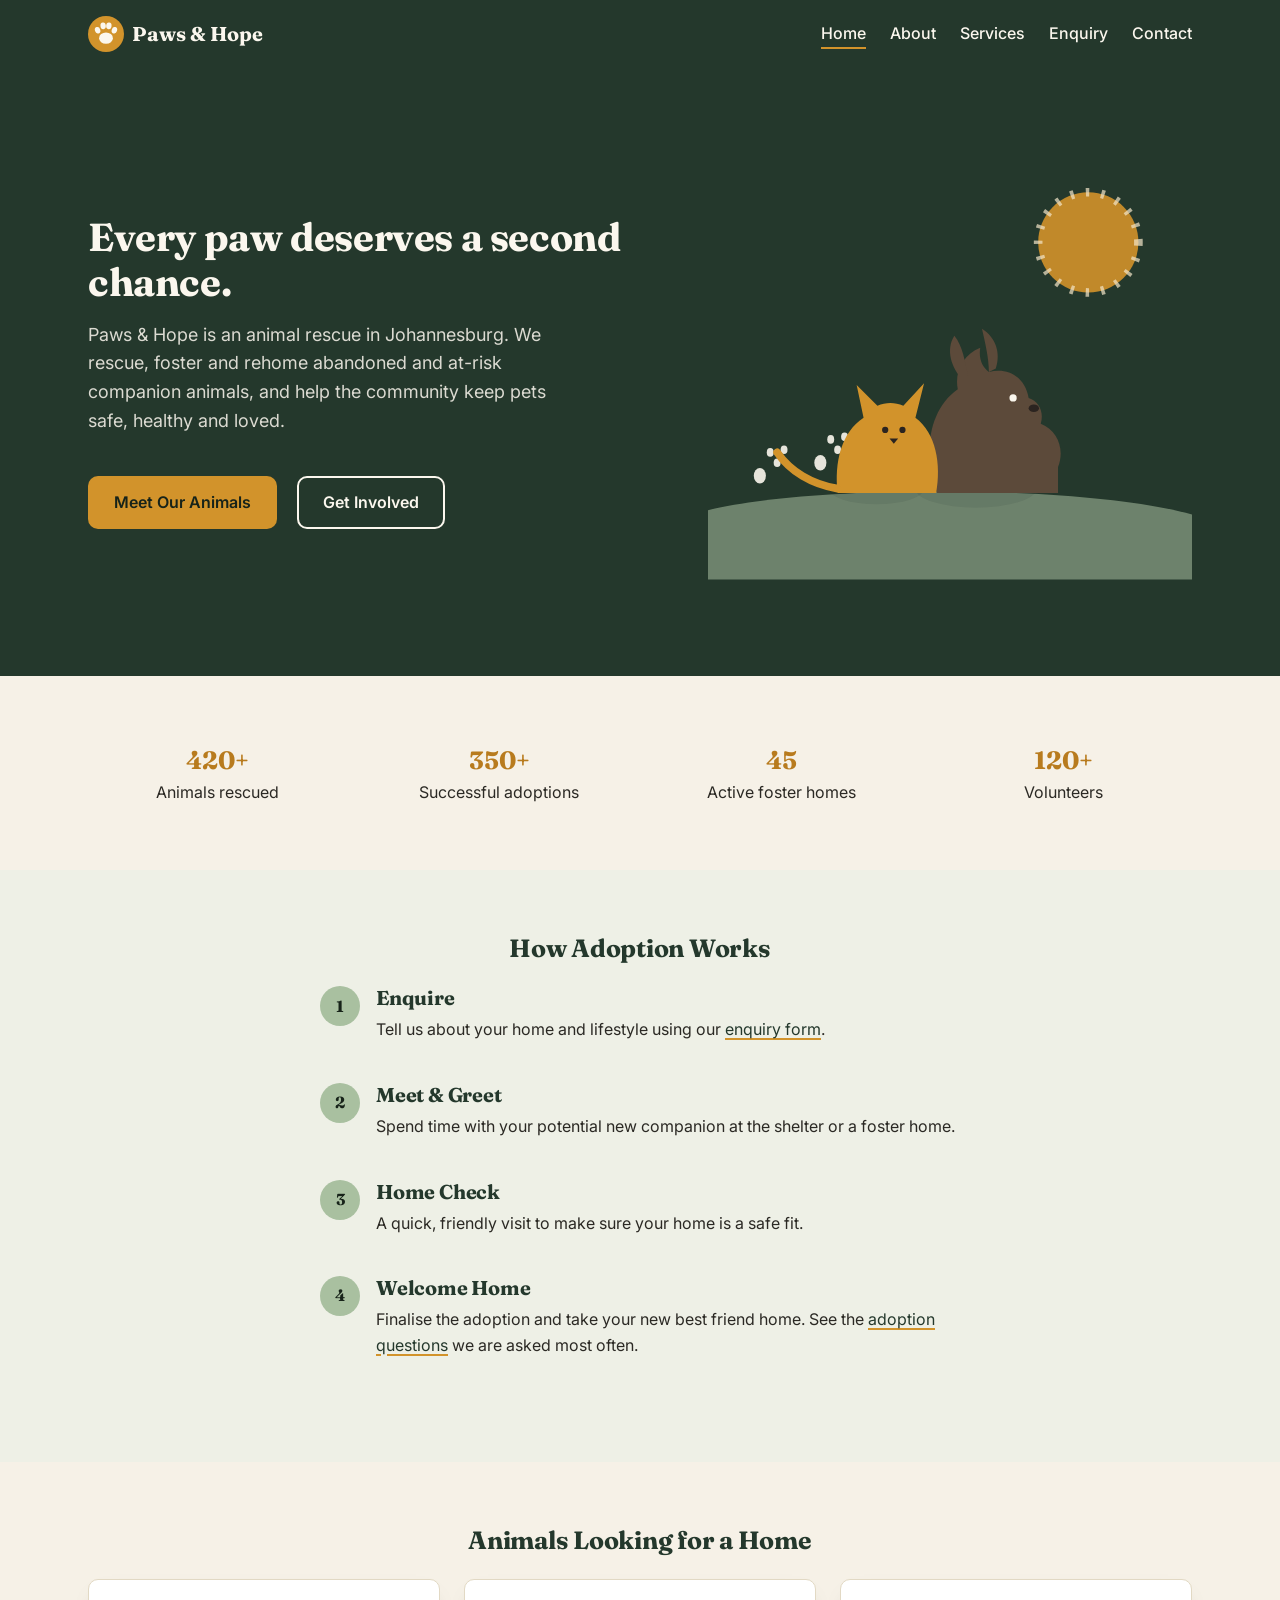
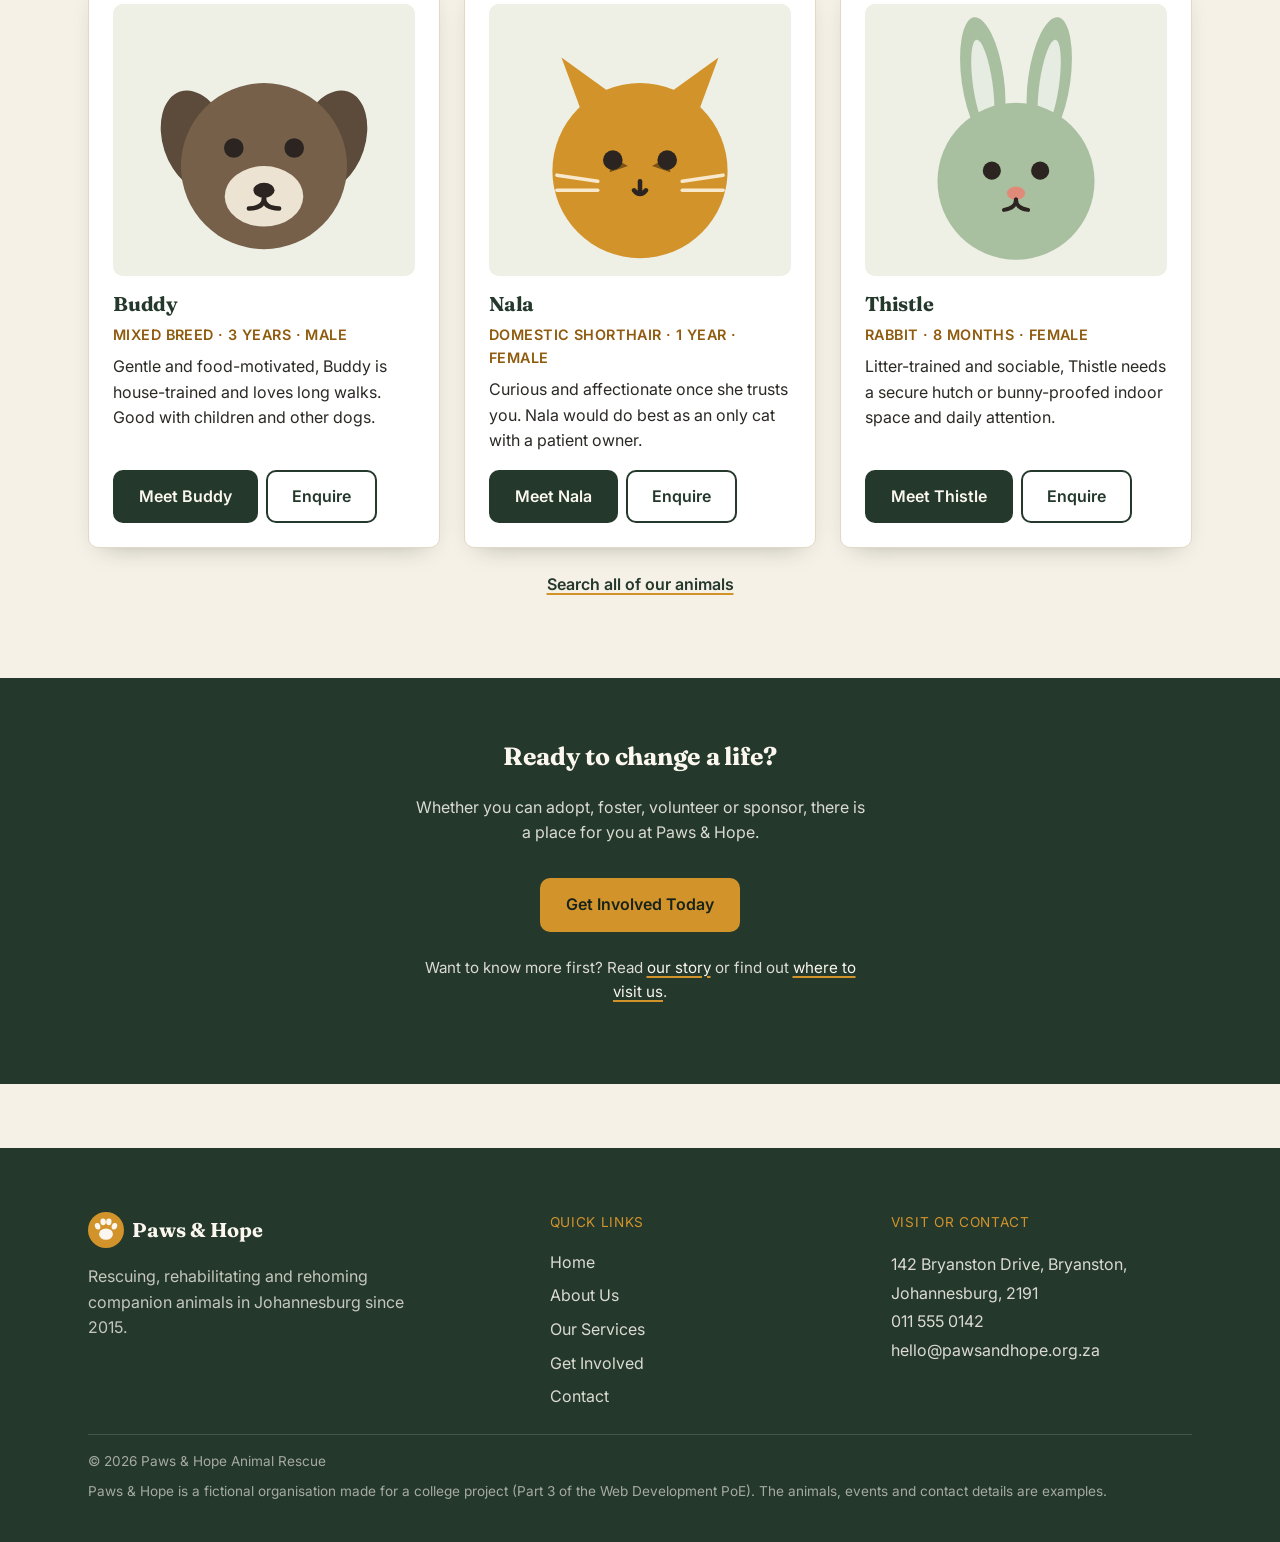
<file: index.html>
<!DOCTYPE html>
<html lang="en-ZA">
<head>
  <meta charset="UTF-8">
  <meta name="viewport" content="width=device-width, initial-scale=1.0">

  <!-- ===== SEO: title, description and keywords (different on every page) ===== -->
  <title>Animal Rescue in Johannesburg | Adopt a Pet | Paws &amp; Hope</title>
  <meta name="description" content="Paws &amp; Hope is an animal rescue in Johannesburg. Adopt a dog, cat or rabbit, foster an animal in need, volunteer or sponsor our sterilisation drives.">
  <meta name="keywords" content="animal rescue in Johannesburg, pet adoption Johannesburg, adopt a dog, adopt a cat, animal shelter Bryanston, foster a pet, volunteer animal shelter, Paws &amp; Hope">
  <meta name="author" content="Lungelo Mabindisa">
  <meta name="robots" content="index, follow">
  <meta name="theme-color" content="#24382c">
  <meta name="referrer" content="strict-origin-when-cross-origin">

  <!-- Open Graph: controls how the page looks when it is shared on social media -->
  <meta property="og:type" content="website">
  <meta property="og:site_name" content="Paws &amp; Hope Animal Rescue">
  <meta property="og:title" content="Animal Rescue in Johannesburg | Adopt a Pet | Paws &amp; Hope">
  <meta property="og:description" content="Paws &amp; Hope is an animal rescue in Johannesburg. Adopt a dog, cat or rabbit, foster an animal in need, volunteer or sponsor our sterilisation drives.">
  <meta property="og:locale" content="en_ZA">

  <!-- Fonts: preconnect makes the font files start loading earlier (faster page) -->
  <link rel="preconnect" href="https://fonts.googleapis.com">
  <link rel="preconnect" href="https://fonts.gstatic.com" crossorigin>
  <link href="https://fonts.googleapis.com/css2?family=Fraunces:wght@600;700&amp;family=Inter:wght@400;600;700&amp;display=swap" rel="stylesheet">

  <link rel="icon" type="image/svg+xml" href="images/favicon.svg">
  <link rel="stylesheet" href="css/style.css">

  <!-- Adds a "js" class to the page when JavaScript is running, so the CSS can show JavaScript-only parts (like the Menu button) -->
  <script>document.documentElement.classList.add("js");</script>
</head>
<body>

  <!-- ===== Header and navigation menu (same on every page) ===== -->
  <header class="site-header">
    <div class="container">
      <a href="index.html" class="logo">
        <img src="images/paws-and-hope-logo.svg" alt="Paws and Hope paw-print logo" width="36" height="36">
        Paws &amp; Hope
      </a>
      <button type="button" class="nav-toggle" aria-expanded="false" aria-controls="primary-nav">Menu</button>
      <nav class="primary-nav" id="primary-nav" aria-label="Primary">
        <ul>
          <li><a href="index.html" aria-current="page">Home</a></li>
          <li><a href="about.html">About</a></li>
          <li><a href="services.html">Services</a></li>
          <li><a href="enquiry.html">Enquiry</a></li>
          <li><a href="contact.html">Contact</a></li>
        </ul>
      </nav>
    </div>
  </header>

  <main id="main">

    <!-- ===== Hero ===== -->
    <section class="hero">
      <div class="container">
        <div class="hero-copy">
          <h1>Every paw deserves a second chance.</h1>
          <p>Paws &amp; Hope is an animal rescue in Johannesburg. We rescue, foster and rehome abandoned and at-risk companion animals, and help the community keep pets safe, healthy and loved.</p>
          <a href="services.html#animals" class="btn btn-primary">Meet Our Animals</a>
          <a href="enquiry.html" class="btn btn-outline">Get Involved</a>
        </div>
        <div class="hero-art-wrap">
          <!-- <picture> shows a tighter crop of the illustration on narrow screens (art direction).
               The first image on the page is not lazy-loaded and is marked high priority, so it appears fast. -->
          <picture>
            <source media="(max-width: 37.5em)" srcset="images/rescue-dog-and-cat-hero-mobile.svg">
            <img src="images/rescue-dog-and-cat-hero.svg" alt="Illustration of a dog and a cat sitting side by side beneath the sun" width="560" height="480" fetchpriority="high">
          </picture>
        </div>
      </div>
    </section>

    <!-- ===== Impact stats (numbers count up when scrolled into view; see js/script.js) ===== -->
    <section class="section">
      <div class="container stats-grid">
        <div><span class="number" data-count="420" data-suffix="+">420+</span>Animals rescued</div>
        <div><span class="number" data-count="350" data-suffix="+">350+</span>Successful adoptions</div>
        <div><span class="number" data-count="45">45</span>Active foster homes</div>
        <div><span class="number" data-count="120" data-suffix="+">120+</span>Volunteers</div>
      </div>
    </section>

    <!-- ===== How adoption works ===== -->
    <section class="section section-alt">
      <div class="container">
        <h2 class="text-center">How Adoption Works</h2>
        <ol class="steps">
          <li><div><h3>Enquire</h3><p>Tell us about your home and lifestyle using our <a href="enquiry.html">enquiry form</a>.</p></div></li>
          <li><div><h3>Meet &amp; Greet</h3><p>Spend time with your potential new companion at the shelter or a foster home.</p></div></li>
          <li><div><h3>Home Check</h3><p>A quick, friendly visit to make sure your home is a safe fit.</p></div></li>
          <li><div><h3>Welcome Home</h3><p>Finalise the adoption and take your new best friend home. See the <a href="services.html#faq">adoption questions</a> we are asked most often.</p></div></li>
        </ol>
      </div>
    </section>

    <!-- ===== Animals looking for a home (3 featured; the full searchable list is on the Services page) ===== -->
    <section class="section">
      <div class="container">
        <h2 class="text-center">Animals Looking for a Home</h2>
        <div class="card-grid">
          <article class="card animal-card">
            <img src="images/buddy-brown-mixed-breed-dog.svg" alt="Illustration of Buddy, a scruffy brown mixed-breed dog" width="400" height="400" loading="lazy">
            <h3>Buddy</h3>
            <p class="meta">Mixed breed &middot; 3 years &middot; Male</p>
            <p>Gentle and food-motivated, Buddy is house-trained and loves long walks. Good with children and other dogs.</p>
            <div class="card-actions">
              <a href="services.html#animals" class="btn btn-dark" data-animal="buddy">Meet Buddy</a>
              <a href="enquiry.html?type=adopt&amp;animal=buddy" class="btn btn-outline-dark">Enquire</a>
            </div>
          </article>
          <article class="card animal-card">
            <img src="images/nala-ginger-shorthair-cat.svg" alt="Illustration of Nala, a ginger shorthair cat with white whiskers" width="400" height="400" loading="lazy">
            <h3>Nala</h3>
            <p class="meta">Domestic shorthair &middot; 1 year &middot; Female</p>
            <p>Curious and affectionate once she trusts you. Nala would do best as an only cat with a patient owner.</p>
            <div class="card-actions">
              <a href="services.html#animals" class="btn btn-dark" data-animal="nala">Meet Nala</a>
              <a href="enquiry.html?type=adopt&amp;animal=nala" class="btn btn-outline-dark">Enquire</a>
            </div>
          </article>
          <article class="card animal-card">
            <img src="images/thistle-grey-rabbit.svg" alt="Illustration of Thistle, a grey rabbit with tall ears" width="400" height="400" loading="lazy">
            <h3>Thistle</h3>
            <p class="meta">Rabbit &middot; 8 months &middot; Female</p>
            <p>Litter-trained and sociable, Thistle needs a secure hutch or bunny-proofed indoor space and daily attention.</p>
            <div class="card-actions">
              <a href="services.html#animals" class="btn btn-dark" data-animal="thistle">Meet Thistle</a>
              <a href="enquiry.html?type=adopt&amp;animal=thistle" class="btn btn-outline-dark">Enquire</a>
            </div>
          </article>
        </div>
        <p class="text-center more-link"><a href="services.html#animals">Search all of our animals</a></p>
      </div>
    </section>

    <!-- ===== Call to action banner ===== -->
    <section class="section cta-banner">
      <div class="container">
        <h2>Ready to change a life?</h2>
        <p>Whether you can adopt, foster, volunteer or sponsor, there is a place for you at Paws &amp; Hope.</p>
        <a href="enquiry.html" class="btn btn-primary">Get Involved Today</a>
        <p class="cta-links">Want to know more first? Read <a href="about.html">our story</a> or find out <a href="contact.html">where to visit us</a>.</p>
      </div>
    </section>

  </main>

  <!-- ===== Footer (same on every page) ===== -->
  <footer class="site-footer">
    <div class="container">
      <div class="footer-grid">
        <div class="footer-about">
          <div class="logo">
            <img src="images/paws-and-hope-logo.svg" alt="" width="36" height="36">
            Paws &amp; Hope
          </div>
          <p class="footer-blurb">Rescuing, rehabilitating and rehoming companion animals in Johannesburg since 2015.</p>
        </div>
        <nav class="footer-links" aria-label="Footer">
          <p class="footer-heading">Quick Links</p>
          <ul>
            <li><a href="index.html">Home</a></li>
            <li><a href="about.html">About Us</a></li>
            <li><a href="services.html">Our Services</a></li>
            <li><a href="enquiry.html">Get Involved</a></li>
            <li><a href="contact.html">Contact</a></li>
          </ul>
        </nav>
        <div class="footer-contact">
          <p class="footer-heading">Visit or Contact</p>
          <address>
            142 Bryanston Drive, Bryanston, Johannesburg, 2191<br>
            <a href="tel:+27115550142">011&nbsp;555&nbsp;0142</a><br>
            <a href="mailto:hello@pawsandhope.org.za">hello@pawsandhope.org.za</a>
          </address>
        </div>
      </div>
      <p class="footer-bottom">
        <span>&copy; 2026 Paws &amp; Hope Animal Rescue</span>
        <span>Paws &amp; Hope is a fictional organisation made for a college project (Part 3 of the Web Development PoE). The animals, events and contact details are examples.</span>
      </p>
    </div>
  </footer>

  <script src="js/data.js"></script>
  <script src="js/script.js"></script>
</body>
</html>
</file>
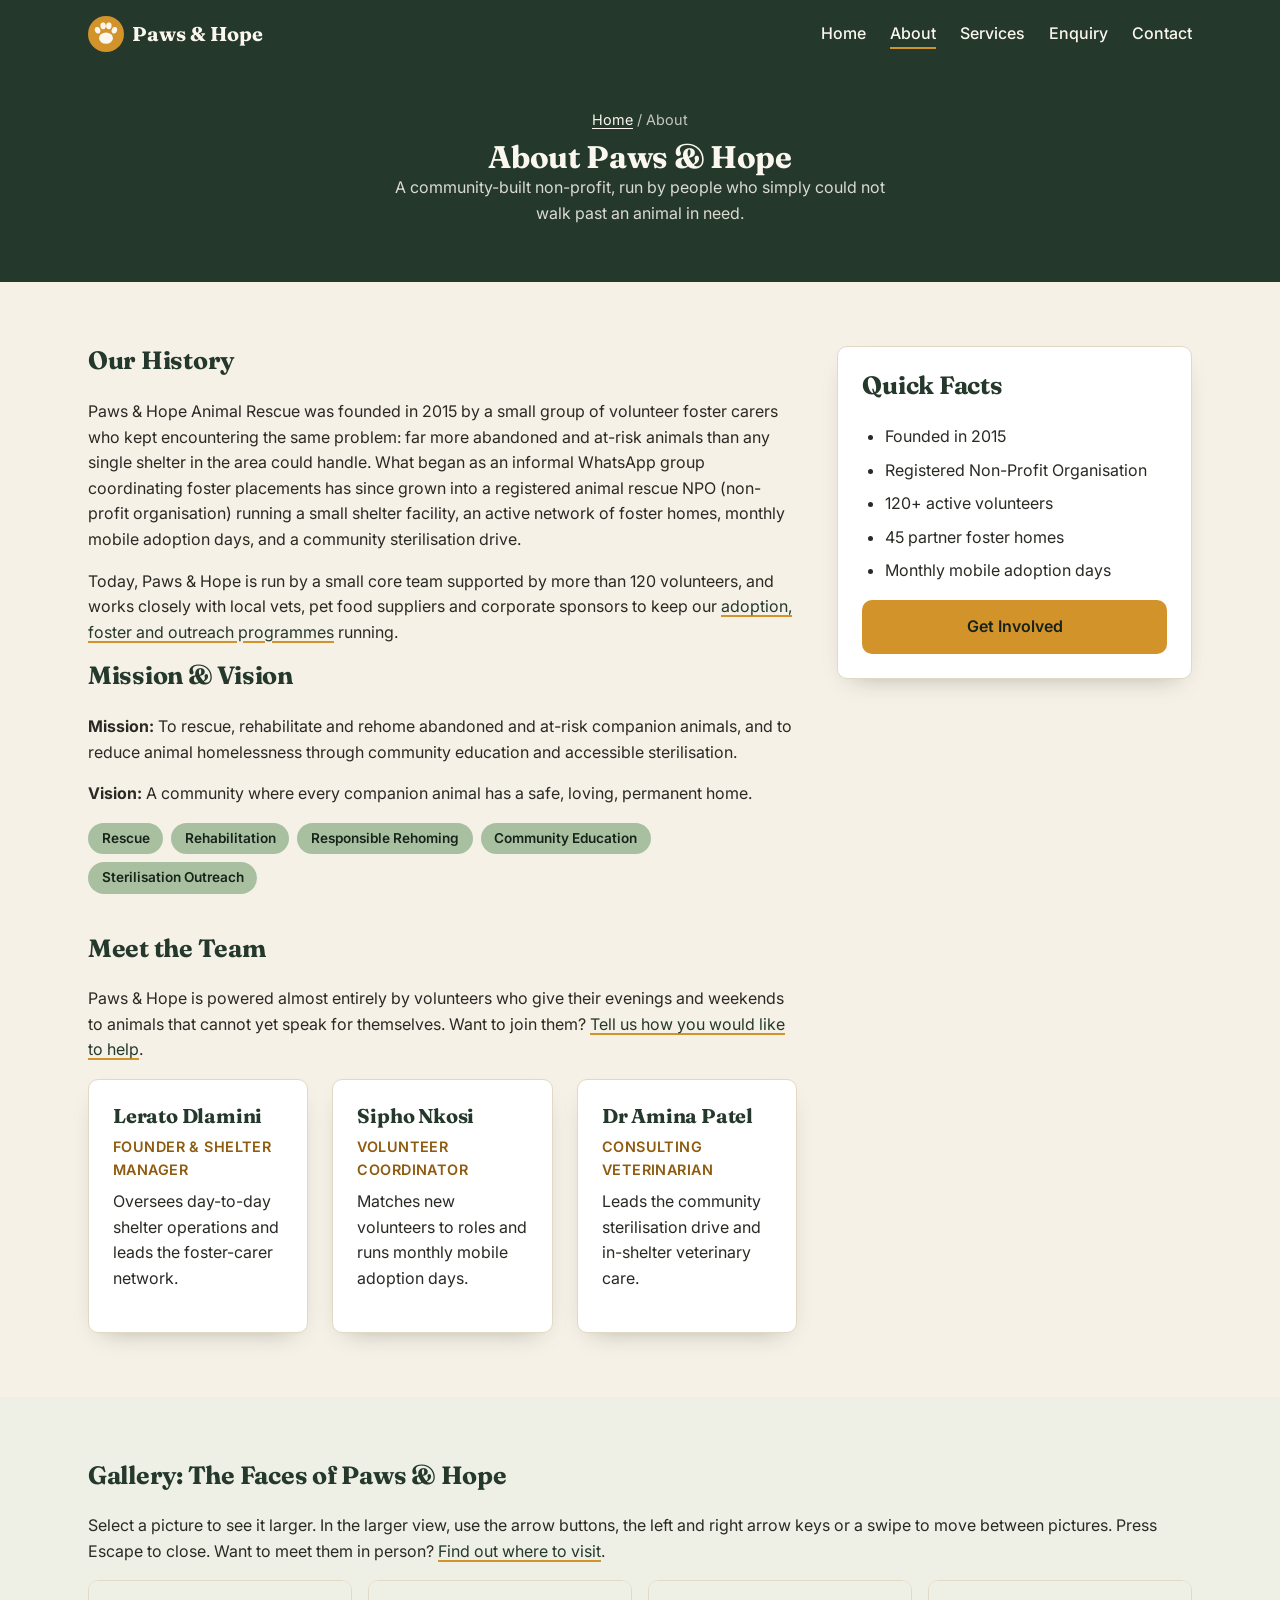
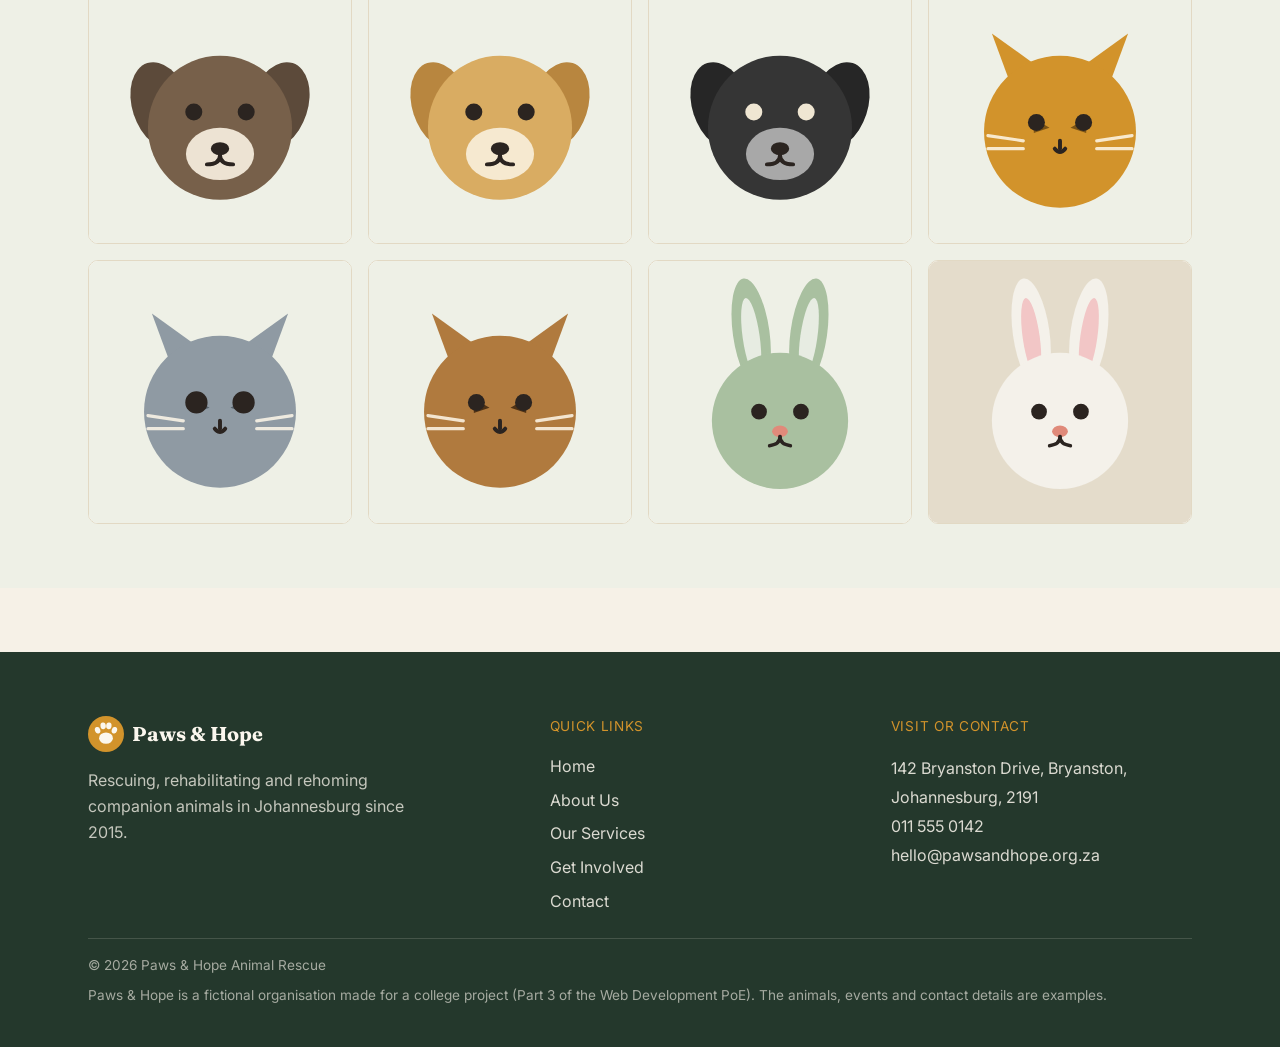
<file: about.html>
<!DOCTYPE html>
<html lang="en-ZA">
<head>
  <meta charset="UTF-8">
  <meta name="viewport" content="width=device-width, initial-scale=1.0">

  <!-- ===== SEO: title, description and keywords (different on every page) ===== -->
  <title>About Us | Johannesburg Animal Rescue NPO | Paws &amp; Hope</title>
  <meta name="description" content="Meet the volunteers behind Paws &amp; Hope, a registered Johannesburg animal rescue NPO founded in 2015. Read our story and mission, and see the animals we help.">
  <meta name="keywords" content="about Paws &amp; Hope, animal rescue NPO Johannesburg, animal shelter history, rescue volunteers, animal rescue mission">
  <meta name="author" content="Lungelo Mabindisa">
  <meta name="robots" content="index, follow">
  <meta name="theme-color" content="#24382c">
  <meta name="referrer" content="strict-origin-when-cross-origin">

  <!-- Open Graph: controls how the page looks when it is shared on social media -->
  <meta property="og:type" content="website">
  <meta property="og:site_name" content="Paws &amp; Hope Animal Rescue">
  <meta property="og:title" content="About Us | Johannesburg Animal Rescue NPO | Paws &amp; Hope">
  <meta property="og:description" content="Meet the volunteers behind Paws &amp; Hope, a registered Johannesburg animal rescue NPO founded in 2015. Read our story and mission, and see the animals we help.">
  <meta property="og:locale" content="en_ZA">

  <!-- Fonts: preconnect makes the font files start loading earlier (faster page) -->
  <link rel="preconnect" href="https://fonts.googleapis.com">
  <link rel="preconnect" href="https://fonts.gstatic.com" crossorigin>
  <link href="https://fonts.googleapis.com/css2?family=Fraunces:wght@600;700&amp;family=Inter:wght@400;600;700&amp;display=swap" rel="stylesheet">

  <link rel="icon" type="image/svg+xml" href="images/favicon.svg">
  <link rel="stylesheet" href="css/style.css">

  <!-- Adds a "js" class to the page when JavaScript is running, so the CSS can show JavaScript-only parts (like the Menu button) -->
  <script>document.documentElement.classList.add("js");</script>
</head>
<body>

  <!-- ===== Header and navigation menu (same on every page) ===== -->
  <header class="site-header">
    <div class="container">
      <a href="index.html" class="logo">
        <img src="images/paws-and-hope-logo.svg" alt="Paws and Hope paw-print logo" width="36" height="36">
        Paws &amp; Hope
      </a>
      <button type="button" class="nav-toggle" aria-expanded="false" aria-controls="primary-nav">Menu</button>
      <nav class="primary-nav" id="primary-nav" aria-label="Primary">
        <ul>
          <li><a href="index.html">Home</a></li>
          <li><a href="about.html" aria-current="page">About</a></li>
          <li><a href="services.html">Services</a></li>
          <li><a href="enquiry.html">Enquiry</a></li>
          <li><a href="contact.html">Contact</a></li>
        </ul>
      </nav>
    </div>
  </header>

  <main id="main">

    <div class="page-banner">
      <div class="container">
        <nav class="breadcrumb" aria-label="Breadcrumb">
          <a href="index.html">Home</a> <span aria-hidden="true">/</span> <span aria-current="page">About</span>
        </nav>
        <h1>About Paws &amp; Hope</h1>
        <p>A community-built non-profit, run by people who simply could not walk past an animal in need.</p>
      </div>
    </div>

    <div class="container section">
      <div class="content-layout">

        <div>
          <h2>Our History</h2>
          <p>Paws &amp; Hope Animal Rescue was founded in 2015 by a small group of volunteer foster carers who kept encountering the same problem: far more abandoned and at-risk animals than any single shelter in the area could handle. What began as an informal WhatsApp group coordinating foster placements has since grown into a registered animal rescue NPO (non-profit organisation) running a small shelter facility, an active network of foster homes, monthly mobile adoption days, and a community sterilisation drive.</p>
          <p>Today, Paws &amp; Hope is run by a small core team supported by more than 120 volunteers, and works closely with local vets, pet food suppliers and corporate sponsors to keep our <a href="services.html">adoption, foster and outreach programmes</a> running.</p>

          <h2>Mission &amp; Vision</h2>
          <p><strong>Mission:</strong> To rescue, rehabilitate and rehome abandoned and at-risk companion animals, and to reduce animal homelessness through community education and accessible sterilisation.</p>
          <p><strong>Vision:</strong> A community where every companion animal has a safe, loving, permanent home.</p>
          <ul class="tag-list">
            <li class="tag">Rescue</li>
            <li class="tag">Rehabilitation</li>
            <li class="tag">Responsible Rehoming</li>
            <li class="tag">Community Education</li>
            <li class="tag">Sterilisation Outreach</li>
          </ul>

          <h2 class="spaced-heading">Meet the Team</h2>
          <p>Paws &amp; Hope is powered almost entirely by volunteers who give their evenings and weekends to animals that cannot yet speak for themselves. Want to join them? <a href="enquiry.html">Tell us how you would like to help</a>.</p>

          <div class="card-grid">
            <div class="card">
              <h3>Lerato Dlamini</h3>
              <p class="meta">Founder &amp; Shelter Manager</p>
              <p>Oversees day-to-day shelter operations and leads the foster-carer network.</p>
            </div>
            <div class="card">
              <h3>Sipho Nkosi</h3>
              <p class="meta">Volunteer Coordinator</p>
              <p>Matches new volunteers to roles and runs monthly mobile adoption days.</p>
            </div>
            <div class="card">
              <h3>Dr Amina Patel</h3>
              <p class="meta">Consulting Veterinarian</p>
              <p>Leads the community sterilisation drive and in-shelter veterinary care.</p>
            </div>
          </div>
        </div>

        <aside class="sidebar">
          <div class="card">
            <h2>Quick Facts</h2>
            <ul class="content-list">
              <li>Founded in 2015</li>
              <li>Registered Non-Profit Organisation</li>
              <li>120+ active volunteers</li>
              <li>45 partner foster homes</li>
              <li>Monthly mobile adoption days</li>
            </ul>
            <a href="enquiry.html" class="btn btn-primary btn-block">Get Involved</a>
          </div>
        </aside>

      </div>
    </div>

    <!-- ===== Gallery with lightbox (js/lightbox.js) ===== -->
    <section class="section section-alt" id="gallery" aria-labelledby="gallery-heading">
      <div class="container">
        <h2 id="gallery-heading">Gallery: The Faces of Paws &amp; Hope</h2>
        <p>Select a picture to see it larger. In the larger view, use the arrow buttons, the left and right arrow keys or a swipe to move between pictures. Press Escape to close. Want to meet them in person? <a href="contact.html">Find out where to visit</a>.</p>
        <ul class="gallery-grid">
          <li>
            <a href="images/buddy-brown-mixed-breed-dog.svg" class="gallery-link" data-caption="Buddy, a 3-year-old mixed-breed dog who loves long walks">
              <img src="images/buddy-brown-mixed-breed-dog.svg" alt="Illustration of Buddy, a scruffy brown mixed-breed dog" width="400" height="400" loading="lazy">
            </a>
          </li>
          <li>
            <a href="images/zola-golden-labrador-cross-dog.svg" class="gallery-link" data-caption="Zola, an 18-month-old labrador cross who loves fetch">
              <img src="images/zola-golden-labrador-cross-dog.svg" alt="Illustration of Zola, a golden labrador-cross dog with floppy ears" width="400" height="400" loading="lazy">
            </a>
          </li>
          <li>
            <a href="images/max-senior-black-dog.svg" class="gallery-link" data-caption="Max, a calm 9-year-old dog waiting for a quiet home">
              <img src="images/max-senior-black-dog.svg" alt="Illustration of Max, a senior black dog with a grey muzzle" width="400" height="400" loading="lazy">
            </a>
          </li>
          <li>
            <a href="images/nala-ginger-shorthair-cat.svg" class="gallery-link" data-caption="Nala, a 1-year-old ginger cat who is shy at first">
              <img src="images/nala-ginger-shorthair-cat.svg" alt="Illustration of Nala, a ginger shorthair cat with white whiskers" width="400" height="400" loading="lazy">
            </a>
          </li>
          <li>
            <a href="images/pepper-grey-kitten.svg" class="gallery-link" data-caption="Pepper, a 4-month-old playful kitten">
              <img src="images/pepper-grey-kitten.svg" alt="Illustration of Pepper, a grey kitten with big dark eyes" width="400" height="400" loading="lazy">
            </a>
          </li>
          <li>
            <a href="images/tigger-brown-tabby-cat.svg" class="gallery-link" data-caption="Tigger, an easygoing tabby who loves window seats">
              <img src="images/tigger-brown-tabby-cat.svg" alt="Illustration of Tigger, a brown tabby cat" width="400" height="400" loading="lazy">
            </a>
          </li>
          <li>
            <a href="images/thistle-grey-rabbit.svg" class="gallery-link" data-caption="Thistle, an 8-month-old sociable rabbit">
              <img src="images/thistle-grey-rabbit.svg" alt="Illustration of Thistle, a grey rabbit with tall ears" width="400" height="400" loading="lazy">
            </a>
          </li>
          <li>
            <a href="images/clover-white-rabbit.svg" class="gallery-link" data-caption="Clover, a gentle white rabbit who loves fresh herbs">
              <img src="images/clover-white-rabbit.svg" alt="Illustration of Clover, a white rabbit with pink inner ears" width="400" height="400" loading="lazy">
            </a>
          </li>
        </ul>
      </div>
    </section>

  </main>

  <!-- ===== Footer (same on every page) ===== -->
  <footer class="site-footer">
    <div class="container">
      <div class="footer-grid">
        <div class="footer-about">
          <div class="logo">
            <img src="images/paws-and-hope-logo.svg" alt="" width="36" height="36">
            Paws &amp; Hope
          </div>
          <p class="footer-blurb">Rescuing, rehabilitating and rehoming companion animals in Johannesburg since 2015.</p>
        </div>
        <nav class="footer-links" aria-label="Footer">
          <p class="footer-heading">Quick Links</p>
          <ul>
            <li><a href="index.html">Home</a></li>
            <li><a href="about.html">About Us</a></li>
            <li><a href="services.html">Our Services</a></li>
            <li><a href="enquiry.html">Get Involved</a></li>
            <li><a href="contact.html">Contact</a></li>
          </ul>
        </nav>
        <div class="footer-contact">
          <p class="footer-heading">Visit or Contact</p>
          <address>
            142 Bryanston Drive, Bryanston, Johannesburg, 2191<br>
            <a href="tel:+27115550142">011&nbsp;555&nbsp;0142</a><br>
            <a href="mailto:hello@pawsandhope.org.za">hello@pawsandhope.org.za</a>
          </address>
        </div>
      </div>
      <p class="footer-bottom">
        <span>&copy; 2026 Paws &amp; Hope Animal Rescue</span>
        <span>Paws &amp; Hope is a fictional organisation made for a college project (Part 3 of the Web Development PoE). The animals, events and contact details are examples.</span>
      </p>
    </div>
  </footer>

  <script src="js/script.js"></script>
  <script src="js/lightbox.js"></script>
</body>
</html>
</file>
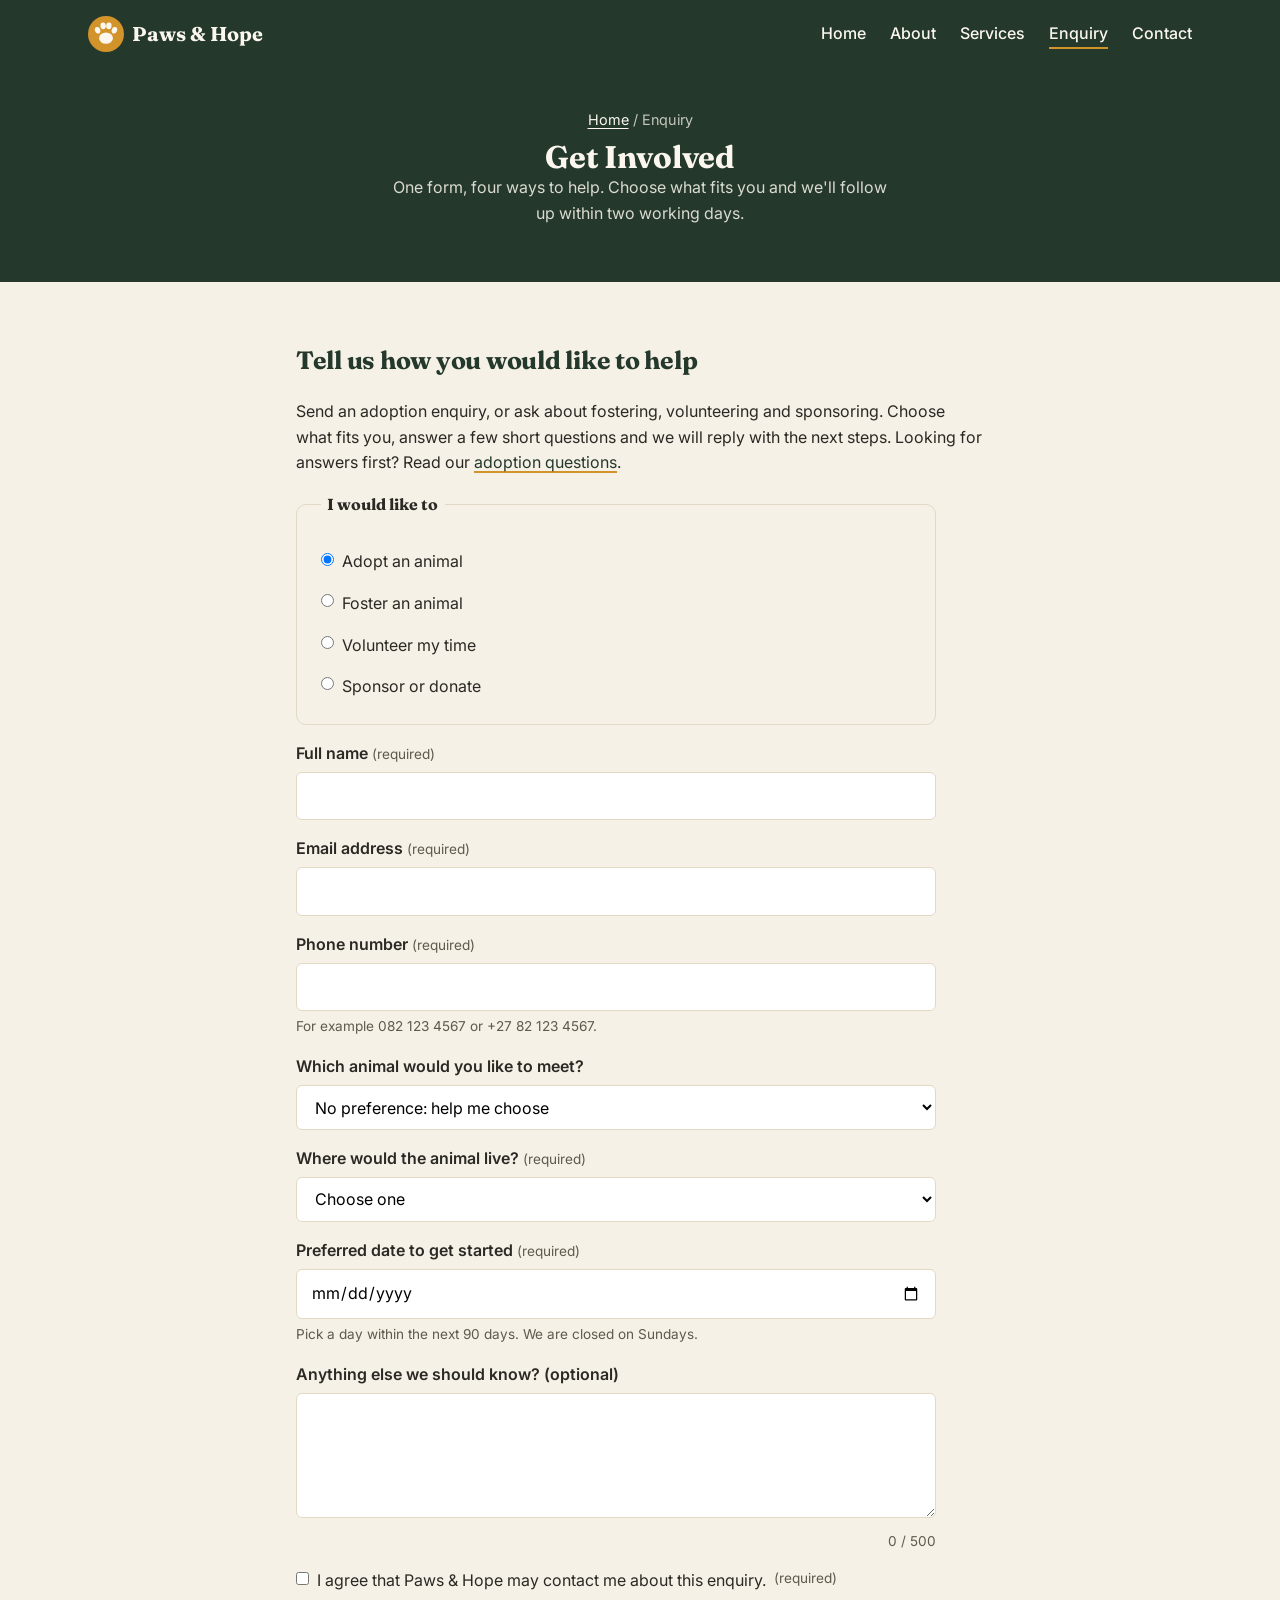
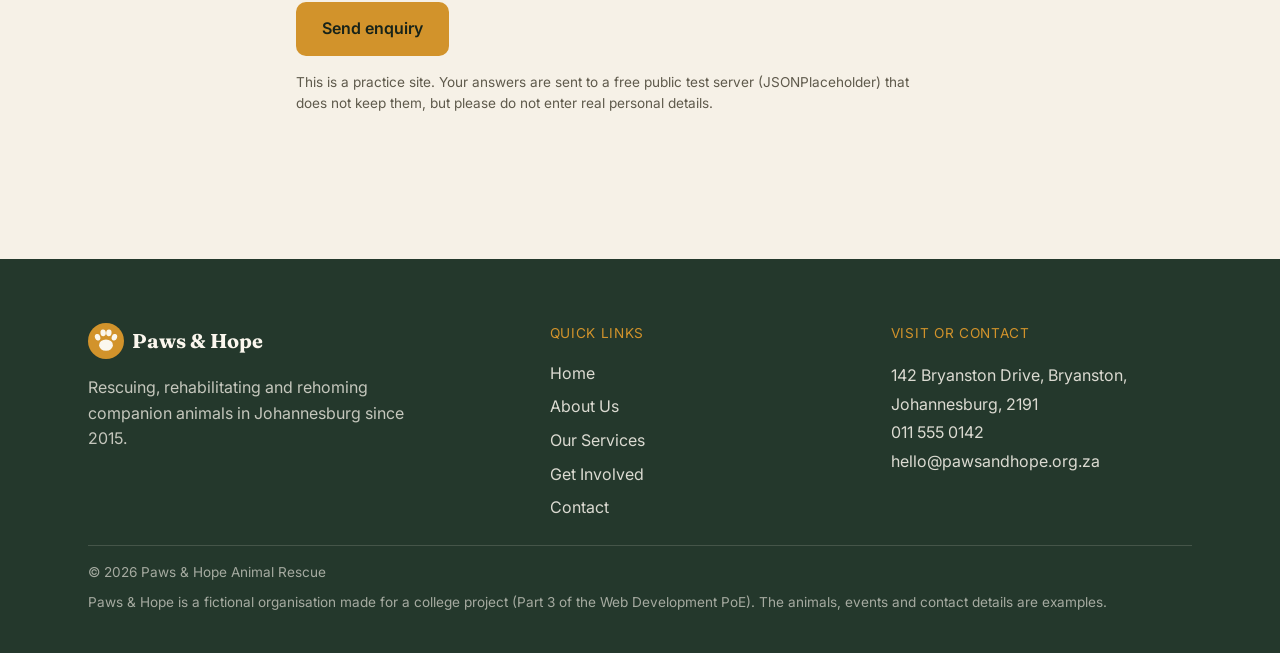
<file: enquiry.html>
<!DOCTYPE html>
<html lang="en-ZA">
<head>
  <meta charset="UTF-8">
  <meta name="viewport" content="width=device-width, initial-scale=1.0">

  <!-- ===== SEO: title, description and keywords (different on every page) ===== -->
  <title>Adoption Enquiry: Adopt, Foster or Volunteer | Paws &amp; Hope</title>
  <meta name="description" content="Send an adoption enquiry, or ask about fostering, volunteering or sponsoring at Paws &amp; Hope. Answer a few short questions and we reply in two working days.">
  <meta name="keywords" content="adoption enquiry, adopt a pet, foster an animal, volunteer Johannesburg, sponsor animal rescue, donate animal shelter">
  <meta name="author" content="Lungelo Mabindisa">
  <meta name="robots" content="index, follow">
  <meta name="theme-color" content="#24382c">
  <meta name="referrer" content="strict-origin-when-cross-origin">

  <!-- Open Graph: controls how the page looks when it is shared on social media -->
  <meta property="og:type" content="website">
  <meta property="og:site_name" content="Paws &amp; Hope Animal Rescue">
  <meta property="og:title" content="Adoption Enquiry: Adopt, Foster or Volunteer | Paws &amp; Hope">
  <meta property="og:description" content="Send an adoption enquiry, or ask about fostering, volunteering or sponsoring at Paws &amp; Hope. Answer a few short questions and we reply in two working days.">
  <meta property="og:locale" content="en_ZA">

  <!-- Fonts: preconnect makes the font files start loading earlier (faster page) -->
  <link rel="preconnect" href="https://fonts.googleapis.com">
  <link rel="preconnect" href="https://fonts.gstatic.com" crossorigin>
  <link href="https://fonts.googleapis.com/css2?family=Fraunces:wght@600;700&amp;family=Inter:wght@400;600;700&amp;display=swap" rel="stylesheet">

  <link rel="icon" type="image/svg+xml" href="images/favicon.svg">
  <link rel="stylesheet" href="css/style.css">

  <!-- Adds a "js" class to the page when JavaScript is running, so the CSS can show JavaScript-only parts (like the Menu button) -->
  <script>document.documentElement.classList.add("js");</script>
</head>
<body>

  <!-- ===== Header and navigation menu (same on every page) ===== -->
  <header class="site-header">
    <div class="container">
      <a href="index.html" class="logo">
        <img src="images/paws-and-hope-logo.svg" alt="Paws and Hope paw-print logo" width="36" height="36">
        Paws &amp; Hope
      </a>
      <button type="button" class="nav-toggle" aria-expanded="false" aria-controls="primary-nav">Menu</button>
      <nav class="primary-nav" id="primary-nav" aria-label="Primary">
        <ul>
          <li><a href="index.html">Home</a></li>
          <li><a href="about.html">About</a></li>
          <li><a href="services.html">Services</a></li>
          <li><a href="enquiry.html" aria-current="page">Enquiry</a></li>
          <li><a href="contact.html">Contact</a></li>
        </ul>
      </nav>
    </div>
  </header>

  <main id="main">

    <div class="page-banner">
      <div class="container">
        <nav class="breadcrumb" aria-label="Breadcrumb">
          <a href="index.html">Home</a> <span aria-hidden="true">/</span> <span aria-current="page">Enquiry</span>
        </nav>
        <h1>Get Involved</h1>
        <p>One form, four ways to help. Choose what fits you and we'll follow up within two working days.</p>
      </div>
    </div>

    <div class="container section narrow">
      <h2>Tell us how you would like to help</h2>
      <p>Send an adoption enquiry, or ask about fostering, volunteering and sponsoring. Choose what fits you, answer a few short questions and we will reply with the next steps. Looking for answers first? Read our <a href="services.html#faq">adoption questions</a>.</p>

      <!-- The action attribute is where the form data is sent. js/forms.js checks the answers first,
           then sends them to this address in the background (AJAX) without reloading the page. -->
      <form id="enquiry-form" class="form" action="https://jsonplaceholder.typicode.com/posts" method="post" novalidate>
        <div class="form-summary" id="enquiry-summary" role="alert" hidden></div>

        <fieldset>
          <legend>I would like to</legend>
          <label class="radio-option"><input type="radio" name="enquiryType" value="adopt" checked> Adopt an animal</label>
          <label class="radio-option"><input type="radio" name="enquiryType" value="foster"> Foster an animal</label>
          <label class="radio-option"><input type="radio" name="enquiryType" value="volunteer"> Volunteer my time</label>
          <label class="radio-option"><input type="radio" name="enquiryType" value="sponsor"> Sponsor or donate</label>
        </fieldset>

        <div class="form-field">
          <label for="full-name">Full name <span class="required">(required)</span></label>
          <input type="text" id="full-name" name="fullName" autocomplete="name" required minlength="2" maxlength="60" data-rule="name" data-label="Your full name" aria-describedby="full-name-error">
          <p class="field-error" id="full-name-error"></p>
        </div>

        <div class="form-field">
          <label for="email">Email address <span class="required">(required)</span></label>
          <input type="email" id="email" name="email" autocomplete="email" required maxlength="100" data-rule="email" data-label="Your email address" aria-describedby="email-error">
          <p class="field-error" id="email-error"></p>
        </div>

        <div class="form-field">
          <label for="phone">Phone number <span class="required">(required)</span></label>
          <input type="tel" id="phone" name="phone" autocomplete="tel" inputmode="tel" required maxlength="20" data-rule="phone" data-label="Your phone number" aria-describedby="phone-hint phone-error">
          <p class="field-hint" id="phone-hint">For example 082 123 4567 or +27 82 123 4567.</p>
          <p class="field-error" id="phone-error"></p>
        </div>

        <!-- Questions that belong to one kind of enquiry. js/forms.js shows only the chosen ones. -->
        <div class="type-fields" data-type="adopt">
          <div class="form-field">
            <label for="animal">Which animal would you like to meet?</label>
            <select id="animal" name="animal">
              <option value="">No preference: help me choose</option>
            </select>
          </div>
          <div class="form-field">
            <label for="home-type">Where would the animal live? <span class="required">(required)</span></label>
            <select id="home-type" name="homeType" required data-rule="select" aria-describedby="home-type-error">
              <option value="">Choose one</option>
              <option value="house-garden">House with a garden</option>
              <option value="flat">Flat or apartment</option>
              <option value="smallholding">Farm or smallholding</option>
            </select>
            <p class="field-error" id="home-type-error"></p>
          </div>
        </div>

        <div class="type-fields" data-type="foster" hidden>
          <div class="form-field">
            <label for="foster-preference">What would you be comfortable fostering? <span class="required">(required)</span></label>
            <select id="foster-preference" name="fosterPreference" required data-rule="select" aria-describedby="foster-preference-error">
              <option value="">Choose one</option>
              <option value="dogs">Dogs</option>
              <option value="cats">Cats</option>
              <option value="small-animals">Rabbits and small animals</option>
              <option value="nursing">Mothers with babies</option>
            </select>
            <p class="field-error" id="foster-preference-error"></p>
          </div>
        </div>

        <div class="type-fields" data-type="volunteer" hidden>
          <div class="form-field">
            <label for="volunteer-role">Where would you like to help? <span class="required">(required)</span></label>
            <select id="volunteer-role" name="volunteerRole" required data-rule="select" aria-describedby="volunteer-role-error">
              <option value="">Choose one</option>
              <option value="animal-care">Animal care at the shelter</option>
              <option value="dog-walking">Dog walking</option>
              <option value="adoption-days">Adoption days and events</option>
              <option value="transport">Transporting animals</option>
              <option value="admin">Admin and social media</option>
            </select>
            <p class="field-error" id="volunteer-role-error"></p>
          </div>
        </div>

        <div class="type-fields" data-type="sponsor" hidden>
          <div class="form-field">
            <label for="sponsor-amount">How much would you like to give? <span class="required">(required)</span></label>
            <select id="sponsor-amount" name="sponsorAmount" required data-rule="select" aria-describedby="sponsor-amount-error">
              <option value="">Choose one</option>
              <option value="100">R100 a month</option>
              <option value="250">R250 a month</option>
              <option value="500">R500 a month</option>
              <option value="1000">R1 000 once-off</option>
              <option value="other">A different amount</option>
            </select>
            <p class="field-error" id="sponsor-amount-error"></p>
          </div>
        </div>

        <div class="type-fields" data-type="adopt foster volunteer">
          <div class="form-field">
            <label for="start-date">Preferred date to get started <span class="required">(required)</span></label>
            <input type="date" id="start-date" name="startDate" required data-rule="date" data-label="A preferred date" aria-describedby="start-date-hint start-date-error">
            <p class="field-hint" id="start-date-hint">Pick a day within the next 90 days. We are closed on Sundays.</p>
            <p class="field-error" id="start-date-error"></p>
          </div>
        </div>

        <div class="form-field">
          <label for="message">Anything else we should know? (optional)</label>
          <textarea id="message" name="message" rows="4" maxlength="500" data-rule="message" data-counter="message-count" aria-describedby="message-count message-error"></textarea>
          <p class="field-hint char-count" id="message-count">0 / 500</p>
          <p class="field-error" id="message-error"></p>
        </div>

        <div class="form-field">
          <label class="checkbox-option"><input type="checkbox" id="consent" name="consent" required data-rule="checkbox" aria-describedby="consent-error"> I agree that Paws &amp; Hope may contact me about this enquiry. <span class="required">(required)</span></label>
          <p class="field-error" id="consent-error"></p>
        </div>

        <p class="form-status" id="enquiry-status" role="alert"></p>
        <button type="submit" class="btn btn-primary">Send enquiry</button>
        <p class="form-note">This is a practice site. Your answers are sent to a free public test server (JSONPlaceholder) that does not keep them, but please do not enter real personal details.</p>
      </form>

      <!-- The thank-you reply is built here by js/forms.js after a successful send -->
      <section class="result-panel" id="enquiry-result" tabindex="-1" aria-live="polite" hidden></section>
    </div>

  </main>

  <!-- ===== Footer (same on every page) ===== -->
  <footer class="site-footer">
    <div class="container">
      <div class="footer-grid">
        <div class="footer-about">
          <div class="logo">
            <img src="images/paws-and-hope-logo.svg" alt="" width="36" height="36">
            Paws &amp; Hope
          </div>
          <p class="footer-blurb">Rescuing, rehabilitating and rehoming companion animals in Johannesburg since 2015.</p>
        </div>
        <nav class="footer-links" aria-label="Footer">
          <p class="footer-heading">Quick Links</p>
          <ul>
            <li><a href="index.html">Home</a></li>
            <li><a href="about.html">About Us</a></li>
            <li><a href="services.html">Our Services</a></li>
            <li><a href="enquiry.html">Get Involved</a></li>
            <li><a href="contact.html">Contact</a></li>
          </ul>
        </nav>
        <div class="footer-contact">
          <p class="footer-heading">Visit or Contact</p>
          <address>
            142 Bryanston Drive, Bryanston, Johannesburg, 2191<br>
            <a href="tel:+27115550142">011&nbsp;555&nbsp;0142</a><br>
            <a href="mailto:hello@pawsandhope.org.za">hello@pawsandhope.org.za</a>
          </address>
        </div>
      </div>
      <p class="footer-bottom">
        <span>&copy; 2026 Paws &amp; Hope Animal Rescue</span>
        <span>Paws &amp; Hope is a fictional organisation made for a college project (Part 3 of the Web Development PoE). The animals, events and contact details are examples.</span>
      </p>
    </div>
  </footer>

  <script src="js/data.js"></script>
  <script src="js/script.js"></script>
  <script src="js/forms.js"></script>
</body>
</html>
</file>
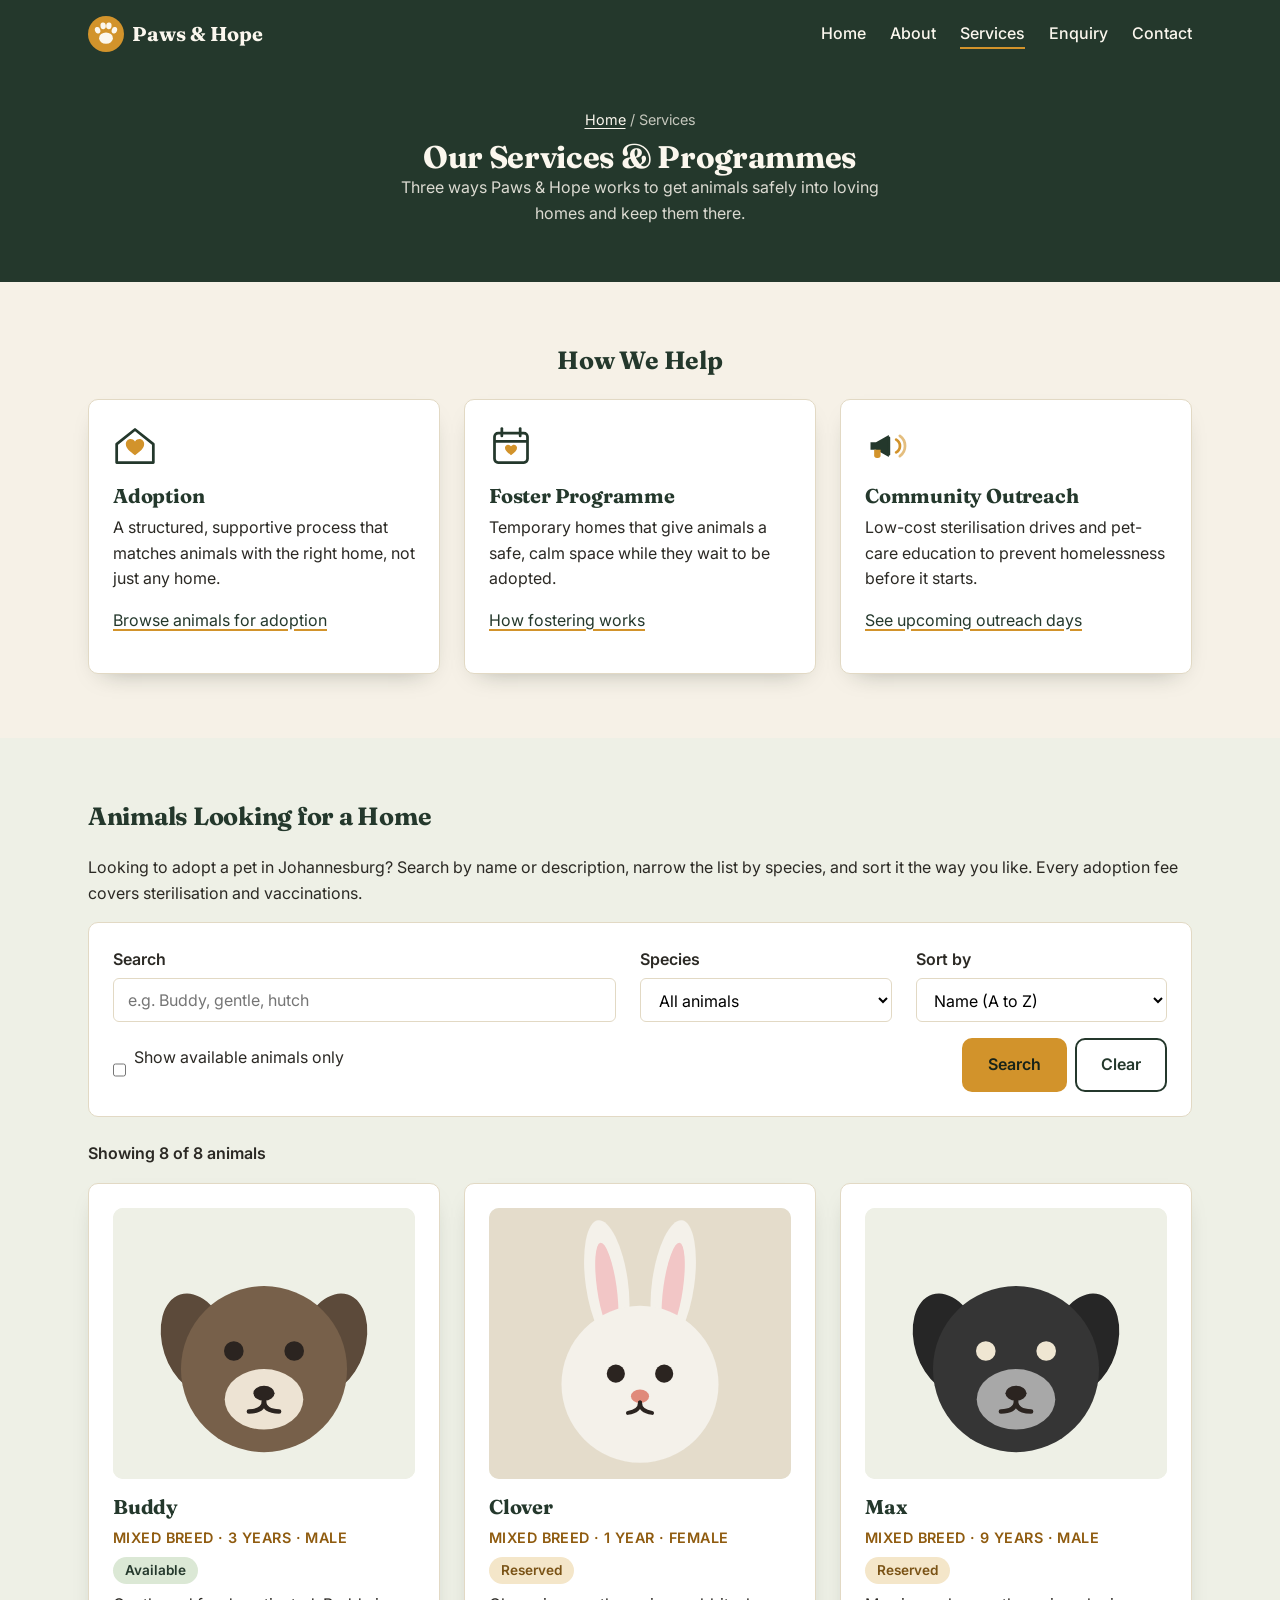
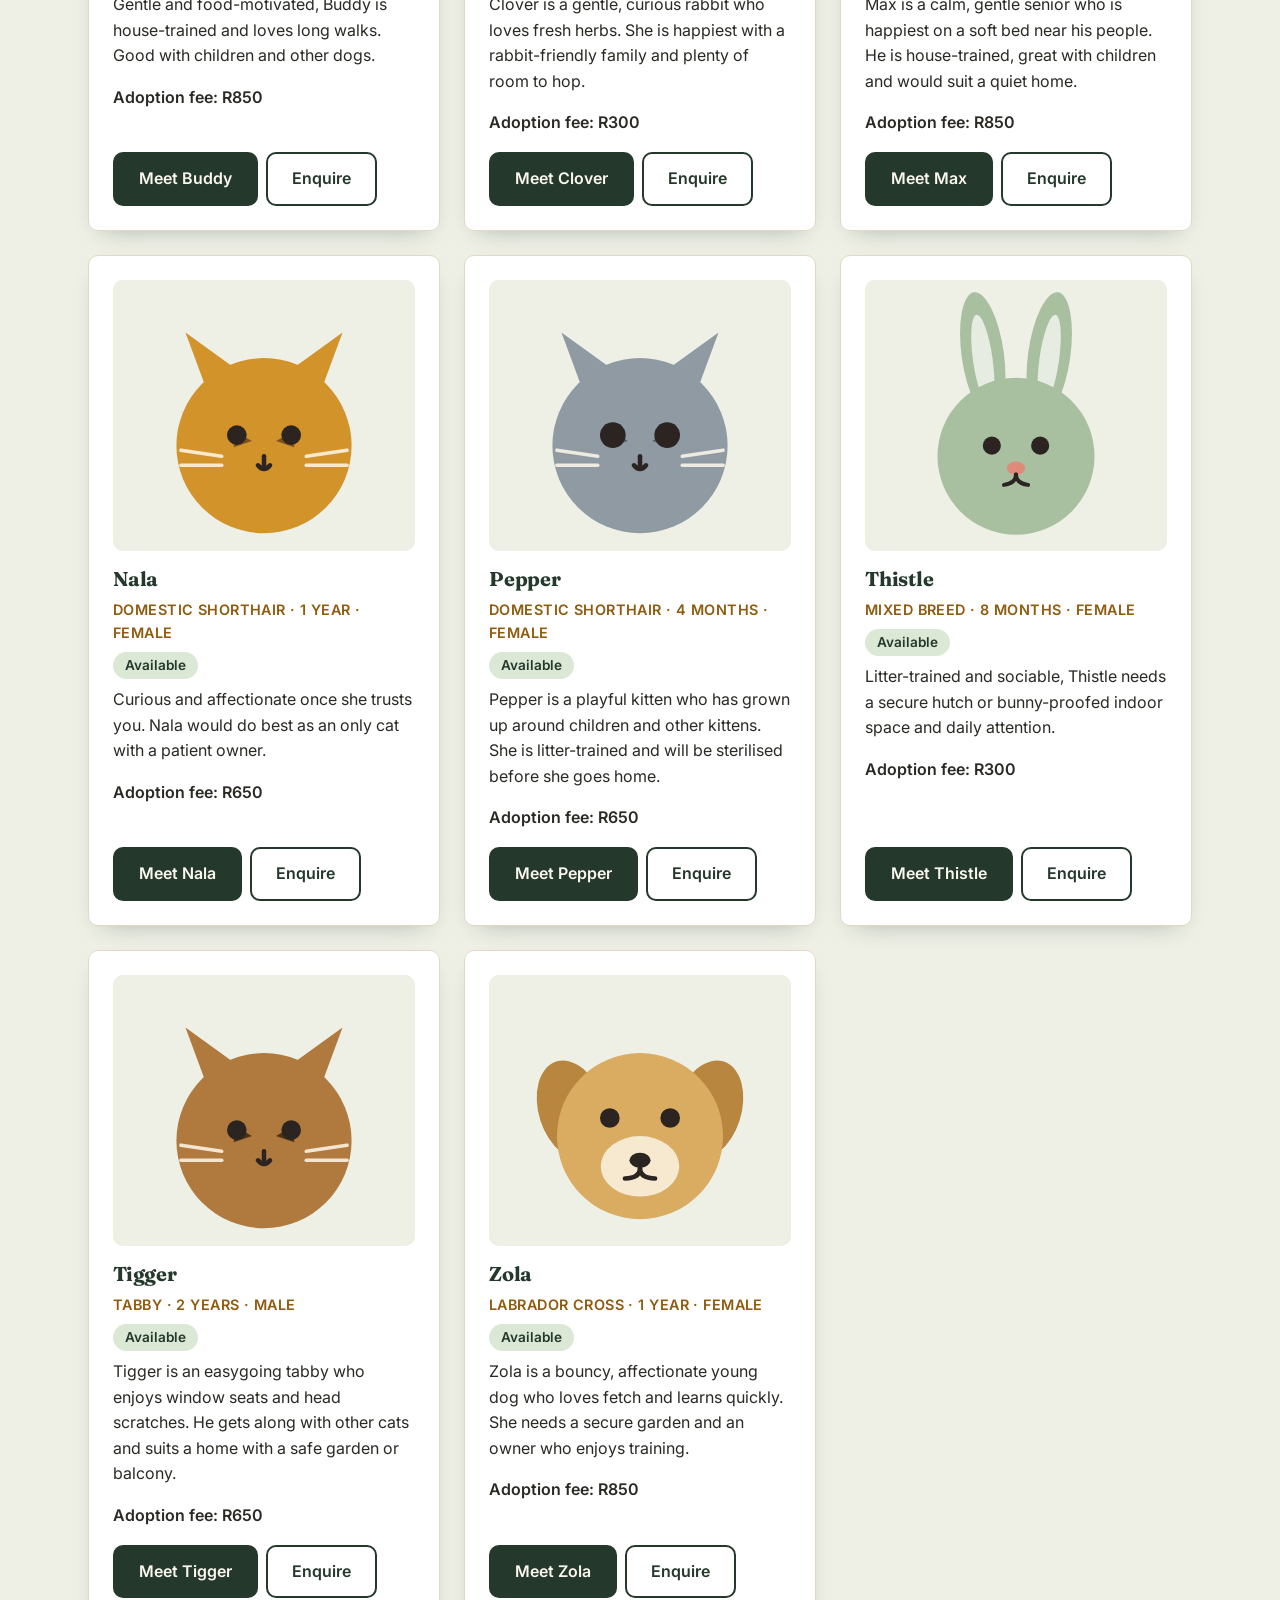
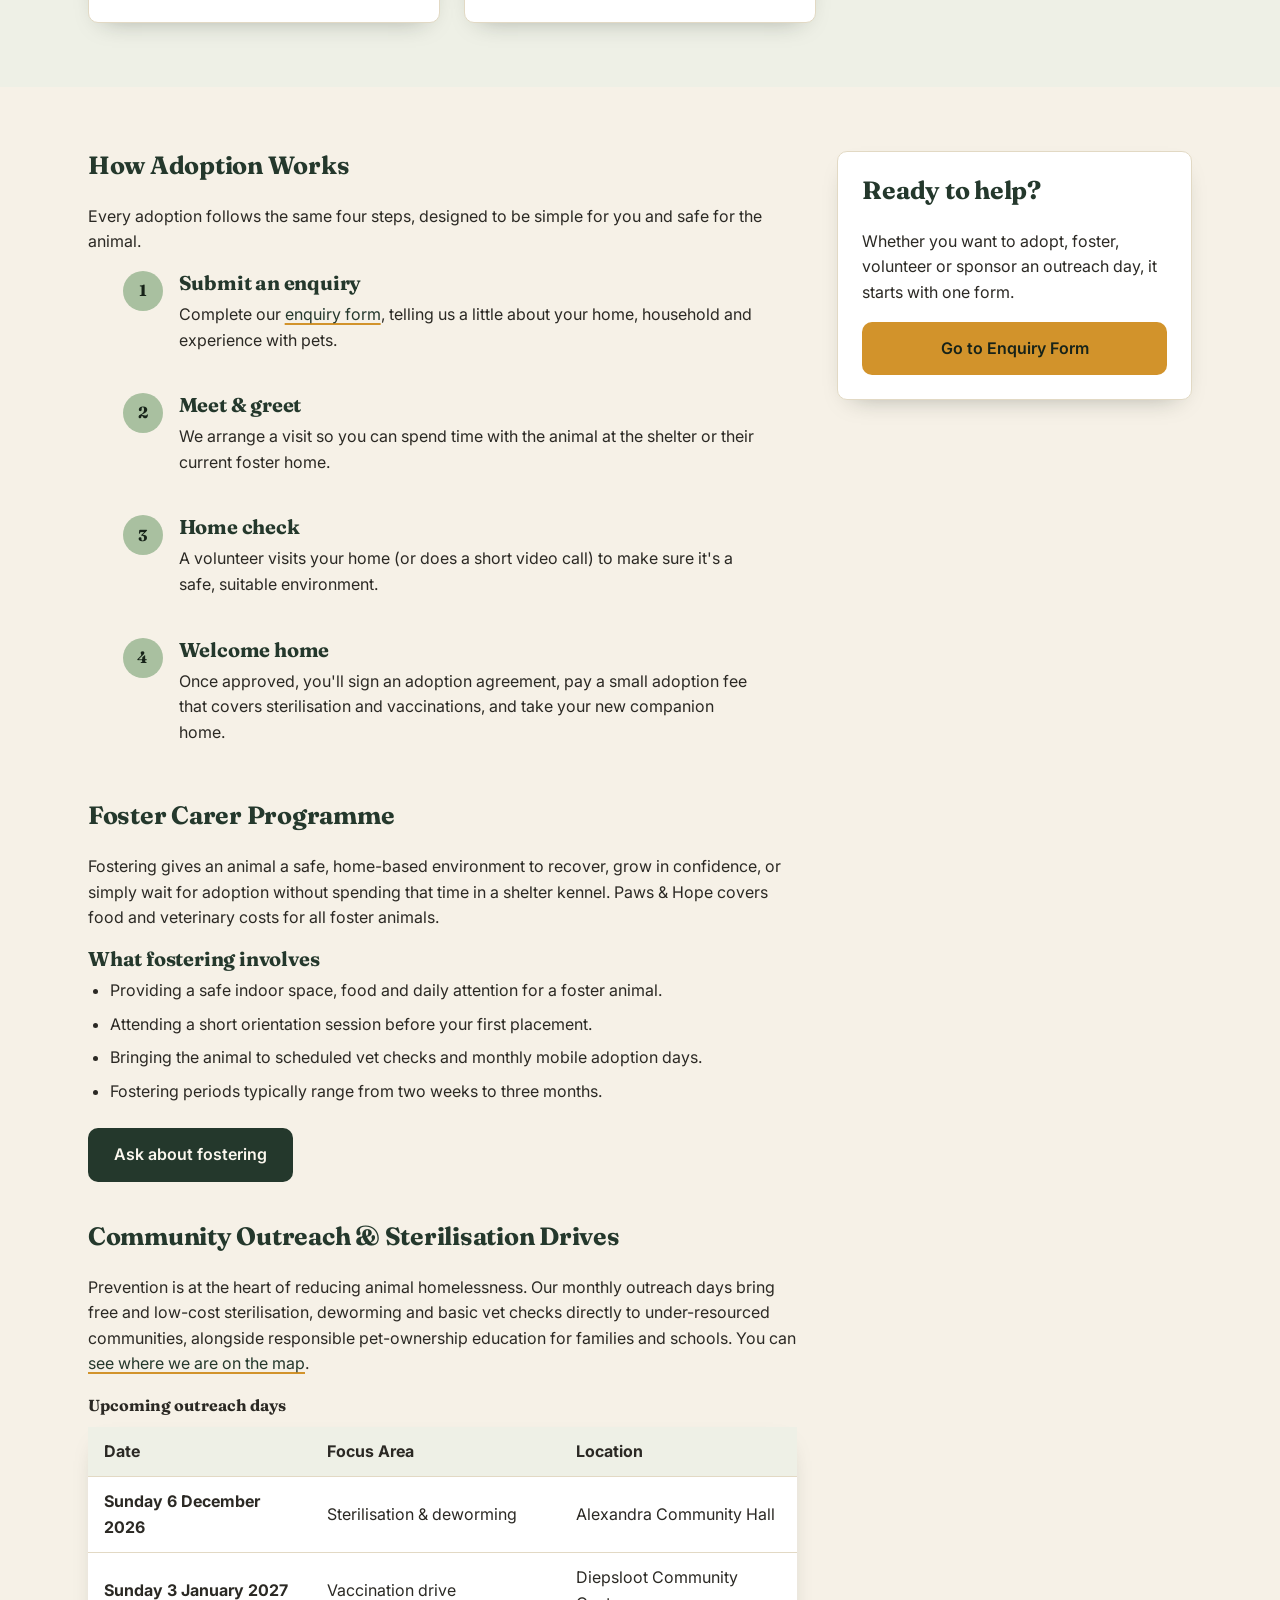
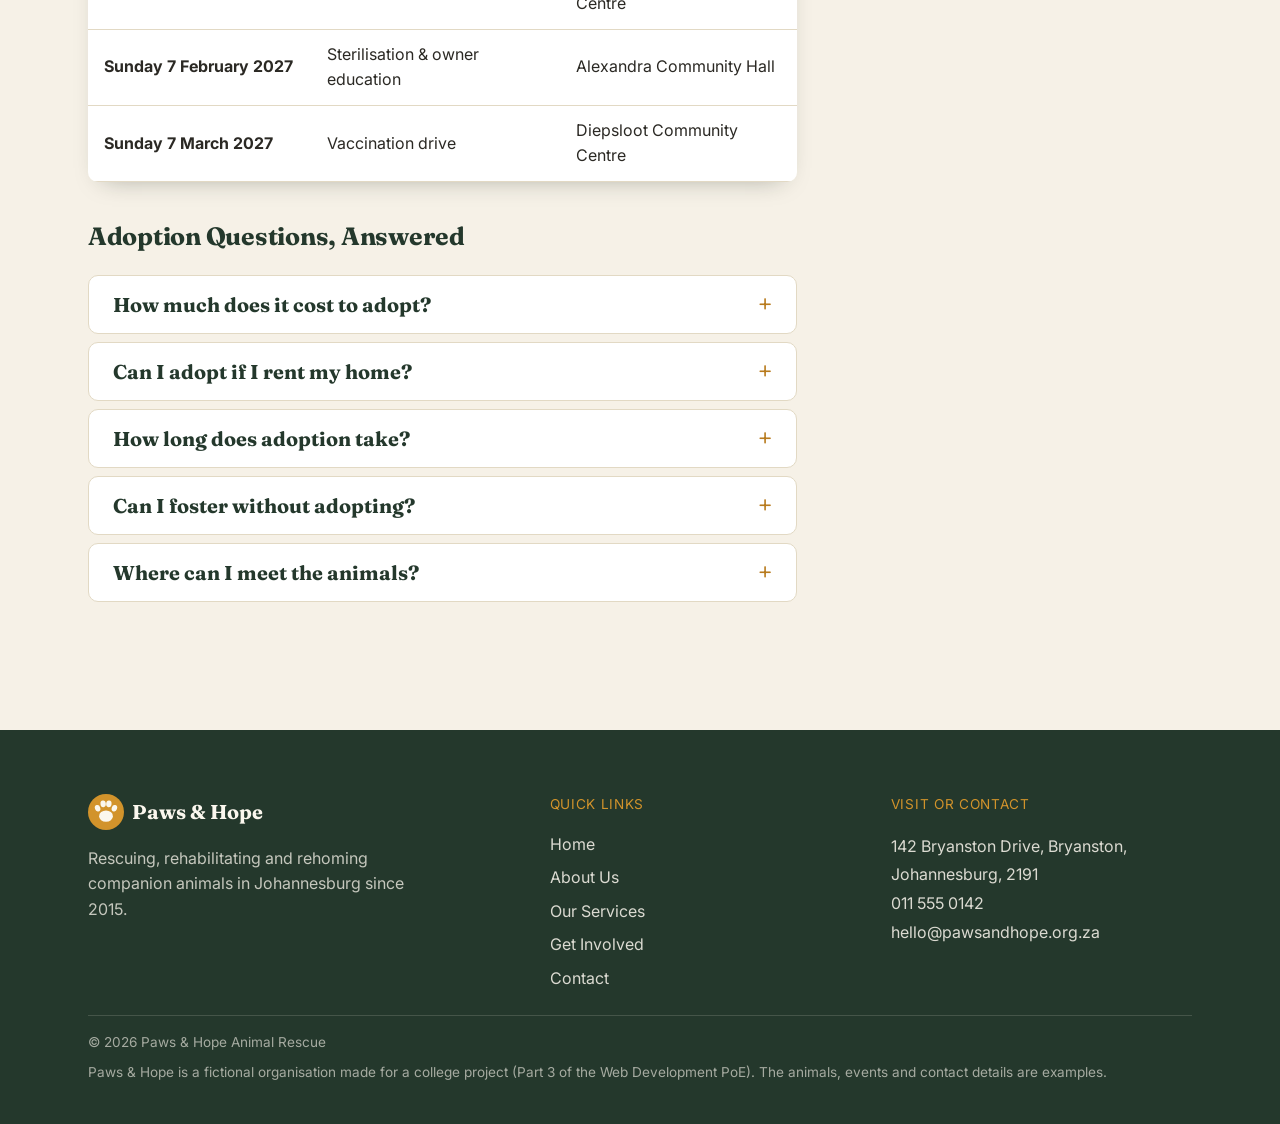
<file: services.html>
<!DOCTYPE html>
<html lang="en-ZA">
<head>
  <meta charset="UTF-8">
  <meta name="viewport" content="width=device-width, initial-scale=1.0">

  <!-- ===== SEO: title, description and keywords (different on every page) ===== -->
  <title>Adopt a Pet in Johannesburg | Paws &amp; Hope Services</title>
  <meta name="description" content="Adopt a pet in Johannesburg: search our dogs, cats and rabbits by species or name, learn how fostering works and see our outreach days.">
  <meta name="keywords" content="adopt a pet in Johannesburg, foster carer programme, pet sterilisation drive, animal outreach Alexandra, dogs for adoption, cats for adoption, rabbits for adoption">
  <meta name="author" content="Lungelo Mabindisa">
  <meta name="robots" content="index, follow">
  <meta name="theme-color" content="#24382c">
  <meta name="referrer" content="strict-origin-when-cross-origin">

  <!-- Open Graph: controls how the page looks when it is shared on social media -->
  <meta property="og:type" content="website">
  <meta property="og:site_name" content="Paws &amp; Hope Animal Rescue">
  <meta property="og:title" content="Adopt a Pet in Johannesburg | Paws &amp; Hope Services">
  <meta property="og:description" content="Adopt a pet in Johannesburg: search our dogs, cats and rabbits by species or name, learn how fostering works and see our outreach days.">
  <meta property="og:locale" content="en_ZA">

  <!-- Fonts: preconnect makes the font files start loading earlier (faster page) -->
  <link rel="preconnect" href="https://fonts.googleapis.com">
  <link rel="preconnect" href="https://fonts.gstatic.com" crossorigin>
  <link href="https://fonts.googleapis.com/css2?family=Fraunces:wght@600;700&amp;family=Inter:wght@400;600;700&amp;display=swap" rel="stylesheet">

  <link rel="icon" type="image/svg+xml" href="images/favicon.svg">
  <link rel="stylesheet" href="css/style.css">

  <!-- Adds a "js" class to the page when JavaScript is running, so the CSS can show JavaScript-only parts (like the Menu button) -->
  <script>document.documentElement.classList.add("js");</script>
</head>
<body>

  <!-- ===== Header and navigation menu (same on every page) ===== -->
  <header class="site-header">
    <div class="container">
      <a href="index.html" class="logo">
        <img src="images/paws-and-hope-logo.svg" alt="Paws and Hope paw-print logo" width="36" height="36">
        Paws &amp; Hope
      </a>
      <button type="button" class="nav-toggle" aria-expanded="false" aria-controls="primary-nav">Menu</button>
      <nav class="primary-nav" id="primary-nav" aria-label="Primary">
        <ul>
          <li><a href="index.html">Home</a></li>
          <li><a href="about.html">About</a></li>
          <li><a href="services.html" aria-current="page">Services</a></li>
          <li><a href="enquiry.html">Enquiry</a></li>
          <li><a href="contact.html">Contact</a></li>
        </ul>
      </nav>
    </div>
  </header>

  <main id="main">

    <div class="page-banner">
      <div class="container">
        <nav class="breadcrumb" aria-label="Breadcrumb">
          <a href="index.html">Home</a> <span aria-hidden="true">/</span> <span aria-current="page">Services</span>
        </nav>
        <h1>Our Services &amp; Programmes</h1>
        <p>Three ways Paws &amp; Hope works to get animals safely into loving homes and keep them there.</p>
      </div>
    </div>

    <div class="container section">
      <h2 class="text-center">How We Help</h2>
      <div class="card-grid">
        <article class="card">
          <img src="images/adopt-a-pet-icon.svg" alt="House icon with a heart, representing adoption" width="44" height="44" class="card-icon">
          <h3>Adoption</h3>
          <p>A structured, supportive process that matches animals with the right home, not just any home.</p>
          <p><a href="#animals">Browse animals for adoption</a></p>
        </article>
        <article class="card">
          <img src="images/foster-programme-icon.svg" alt="Calendar icon with a heart, representing the foster programme" width="44" height="44" class="card-icon">
          <h3>Foster Programme</h3>
          <p>Temporary homes that give animals a safe, calm space while they wait to be adopted.</p>
          <p><a href="#foster">How fostering works</a></p>
        </article>
        <article class="card">
          <img src="images/community-outreach-icon.svg" alt="Megaphone icon, representing community outreach" width="44" height="44" class="card-icon">
          <h3>Community Outreach</h3>
          <p>Low-cost sterilisation drives and pet-care education to prevent homelessness before it starts.</p>
          <p><a href="#outreach">See upcoming outreach days</a></p>
        </article>
      </div>
    </div>

    <!-- ===== Animals: built by js/services.js from the data in js/data.js ===== -->
    <section class="section section-alt" id="animals" aria-labelledby="animals-heading">
      <div class="container">
        <h2 id="animals-heading">Animals Looking for a Home</h2>
        <p>Looking to adopt a pet in Johannesburg? Search by name or description, narrow the list by species, and sort it the way you like. Every adoption fee covers sterilisation and vaccinations.</p>

        <form id="animal-filters" class="filter-bar" role="search" aria-label="Search and filter animals">
          <div class="form-field">
            <label for="animal-search">Search</label>
            <input type="search" id="animal-search" placeholder="e.g. Buddy, gentle, hutch" autocomplete="off">
          </div>
          <div class="form-field">
            <label for="species-filter">Species</label>
            <select id="species-filter">
              <option value="all">All animals</option>
              <option value="dog">Dogs</option>
              <option value="cat">Cats</option>
              <option value="rabbit">Rabbits</option>
            </select>
          </div>
          <div class="form-field">
            <label for="sort-by">Sort by</label>
            <select id="sort-by">
              <option value="name">Name (A to Z)</option>
              <option value="age-asc">Youngest first</option>
              <option value="age-desc">Oldest first</option>
              <option value="fee-asc">Lowest fee first</option>
            </select>
          </div>
          <label class="checkbox-option filter-check"><input type="checkbox" id="available-only"> Show available animals only</label>
          <div class="filter-buttons">
            <button type="submit" class="btn btn-primary">Search</button>
            <button type="reset" class="btn btn-outline-dark">Clear</button>
          </div>
        </form>

        <p class="results-count" id="results-count" aria-live="polite">Loading animals&hellip;</p>
        <div class="card-grid" id="animal-grid"></div>
        <p class="no-results" id="no-results" hidden>No animals match your search. Try a different word, or press Clear to see everyone.</p>
        <noscript><p class="no-results">The searchable animal list needs JavaScript. You can still meet some of our animals on the <a href="index.html#main">home page</a>, or <a href="contact.html">contact us</a> to hear who is waiting for a home.</p></noscript>
      </div>
    </section>

    <div class="container">
      <div class="content-layout section">

        <div>
          <section id="adopt">
            <h2>How Adoption Works</h2>
            <p>Every adoption follows the same four steps, designed to be simple for you and safe for the animal.</p>
            <ol class="steps">
              <li><div><h3>Submit an enquiry</h3><p>Complete our <a href="enquiry.html">enquiry form</a>, telling us a little about your home, household and experience with pets.</p></div></li>
              <li><div><h3>Meet &amp; greet</h3><p>We arrange a visit so you can spend time with the animal at the shelter or their current foster home.</p></div></li>
              <li><div><h3>Home check</h3><p>A volunteer visits your home (or does a short video call) to make sure it's a safe, suitable environment.</p></div></li>
              <li><div><h3>Welcome home</h3><p>Once approved, you'll sign an adoption agreement, pay a small adoption fee that covers sterilisation and vaccinations, and take your new companion home.</p></div></li>
            </ol>
          </section>

          <section id="foster" class="spaced-section">
            <h2>Foster Carer Programme</h2>
            <p>Fostering gives an animal a safe, home-based environment to recover, grow in confidence, or simply wait for adoption without spending that time in a shelter kennel. Paws &amp; Hope covers food and veterinary costs for all foster animals.</p>
            <h3>What fostering involves</h3>
            <ul class="content-list">
              <li>Providing a safe indoor space, food and daily attention for a foster animal.</li>
              <li>Attending a short orientation session before your first placement.</li>
              <li>Bringing the animal to scheduled vet checks and monthly mobile adoption days.</li>
              <li>Fostering periods typically range from two weeks to three months.</li>
            </ul>
            <p><a href="enquiry.html?type=foster" class="btn btn-dark">Ask about fostering</a></p>
          </section>

          <section id="outreach" class="spaced-section">
            <h2>Community Outreach &amp; Sterilisation Drives</h2>
            <p>Prevention is at the heart of reducing animal homelessness. Our monthly outreach days bring free and low-cost sterilisation, deworming and basic vet checks directly to under-resourced communities, alongside responsible pet-ownership education for families and schools. You can <a href="contact.html#find-us">see where we are on the map</a>.</p>
            <table>
              <caption>Upcoming outreach days</caption>
              <thead>
                <tr><th scope="col">Date</th><th scope="col">Focus Area</th><th scope="col">Location</th></tr>
              </thead>
              <!-- js/services.js rebuilds these rows to show only the days that have not passed yet -->
              <tbody id="events-body">
                <tr><th scope="row">Sunday 6 December 2026</th><td>Sterilisation &amp; deworming</td><td>Alexandra Community Hall</td></tr>
                <tr><th scope="row">Sunday 3 January 2027</th><td>Vaccination drive</td><td>Diepsloot Community Centre</td></tr>
                <tr><th scope="row">Sunday 7 February 2027</th><td>Sterilisation &amp; owner education</td><td>Alexandra Community Hall</td></tr>
                <tr><th scope="row">Sunday 7 March 2027</th><td>Vaccination drive</td><td>Diepsloot Community Centre</td></tr>
              </tbody>
            </table>
          </section>

          <!-- ===== FAQ accordion (js/script.js) ===== -->
          <section id="faq" class="spaced-section">
            <h2>Adoption Questions, Answered</h2>
            <div class="accordion">
              <h3 class="accordion-heading"><button type="button" class="accordion-trigger" id="faq-q1" aria-expanded="false" aria-controls="faq-a1">How much does it cost to adopt?</button></h3>
              <div class="accordion-panel" id="faq-a1" role="region" aria-labelledby="faq-q1"><div><p>Adoption fees are R850 for dogs, R650 for cats and R300 for rabbits. The fee covers sterilisation and vaccinations, so your new companion comes home ready to settle in. Every animal's fee is shown in the <a href="#animals">animals list</a>.</p></div></div>

              <h3 class="accordion-heading"><button type="button" class="accordion-trigger" id="faq-q2" aria-expanded="false" aria-controls="faq-a2">Can I adopt if I rent my home?</button></h3>
              <div class="accordion-panel" id="faq-a2" role="region" aria-labelledby="faq-q2"><div><p>Yes, as long as your landlord agrees in writing that pets are allowed. Please bring that letter to your meet and greet, or attach the details when you <a href="enquiry.html">send your enquiry</a>.</p></div></div>

              <h3 class="accordion-heading"><button type="button" class="accordion-trigger" id="faq-q3" aria-expanded="false" aria-controls="faq-a3">How long does adoption take?</button></h3>
              <div class="accordion-panel" id="faq-a3" role="region" aria-labelledby="faq-q3"><div><p>Most adoptions take one to two weeks from your first enquiry to taking your animal home. The home check is usually the step that decides the timing.</p></div></div>

              <h3 class="accordion-heading"><button type="button" class="accordion-trigger" id="faq-q4" aria-expanded="false" aria-controls="faq-a4">Can I foster without adopting?</button></h3>
              <div class="accordion-panel" id="faq-a4" role="region" aria-labelledby="faq-q4"><div><p>Absolutely. Many foster carers never adopt, and that is fine. We pay for food and vet care, and you decide how long you can help. <a href="enquiry.html?type=foster">Ask about fostering</a> to get started.</p></div></div>

              <h3 class="accordion-heading"><button type="button" class="accordion-trigger" id="faq-q5" aria-expanded="false" aria-controls="faq-a5">Where can I meet the animals?</button></h3>
              <div class="accordion-panel" id="faq-a5" role="region" aria-labelledby="faq-q5"><div><p>You can visit the shelter in Bryanston from Monday to Saturday, or come to our monthly adoption day in Alexandra. Both are on the <a href="contact.html#find-us">map on the contact page</a>, along with opening hours.</p></div></div>
            </div>
          </section>
        </div>

        <aside class="sidebar">
          <div class="card">
            <h2>Ready to help?</h2>
            <p>Whether you want to adopt, foster, volunteer or sponsor an outreach day, it starts with one form.</p>
            <a href="enquiry.html" class="btn btn-primary btn-block">Go to Enquiry Form</a>
          </div>
        </aside>

      </div>
    </div>

  </main>

  <!-- ===== Footer (same on every page) ===== -->
  <footer class="site-footer">
    <div class="container">
      <div class="footer-grid">
        <div class="footer-about">
          <div class="logo">
            <img src="images/paws-and-hope-logo.svg" alt="" width="36" height="36">
            Paws &amp; Hope
          </div>
          <p class="footer-blurb">Rescuing, rehabilitating and rehoming companion animals in Johannesburg since 2015.</p>
        </div>
        <nav class="footer-links" aria-label="Footer">
          <p class="footer-heading">Quick Links</p>
          <ul>
            <li><a href="index.html">Home</a></li>
            <li><a href="about.html">About Us</a></li>
            <li><a href="services.html">Our Services</a></li>
            <li><a href="enquiry.html">Get Involved</a></li>
            <li><a href="contact.html">Contact</a></li>
          </ul>
        </nav>
        <div class="footer-contact">
          <p class="footer-heading">Visit or Contact</p>
          <address>
            142 Bryanston Drive, Bryanston, Johannesburg, 2191<br>
            <a href="tel:+27115550142">011&nbsp;555&nbsp;0142</a><br>
            <a href="mailto:hello@pawsandhope.org.za">hello@pawsandhope.org.za</a>
          </address>
        </div>
      </div>
      <p class="footer-bottom">
        <span>&copy; 2026 Paws &amp; Hope Animal Rescue</span>
        <span>Paws &amp; Hope is a fictional organisation made for a college project (Part 3 of the Web Development PoE). The animals, events and contact details are examples.</span>
      </p>
    </div>
  </footer>

  <script src="js/data.js"></script>
  <script src="js/script.js"></script>
  <script src="js/services.js"></script>
</body>
</html>
</file>
<file: css/style.css>
/* ============================================================
   Paws & Hope Animal Rescue — Stylesheet
   Part 2: CSS styling and responsive design.
   Part 3: styles for the JavaScript features, forms feedback, map and SEO fixes.

   Contents:
     1. CSS Reset
     2. Custom Properties (design tokens)
     3. Base / Typography
     4. Header & Navigation (Flexbox)
     5. Buttons & interactive states
     6. Hero (Flexbox)
     7. Stats, Journey/Steps
     8. Card layouts (CSS Grid)
     9. Page banner, inner-page layout (CSS Grid)
     10. Forms
     11. Tables
     12. Footer (Grid with named areas)
     13. Responsive breakpoints (Tablet, Mobile)
     --- Part 3 additions ---
     14. Utilities, text links, breadcrumb
     15. Mobile menu button (needs JavaScript)
     16. Animal cards, badges
     17. Search / filter bar
     18. Accordion (FAQ)
     19. Modal (animal pop-up)
     20. Gallery and lightbox
     21. Map
     22. Form feedback (errors, replies)
     23. Reduced motion + Part 3 breakpoints
   ============================================================ */

/* -----------------------------------------------------------
   1. CSS Reset
   A small, deliberate reset rather than a full third-party one,
   so every rule below is easy to explain.
----------------------------------------------------------- */
*, *::before, *::after {
  box-sizing: border-box;
  margin: 0;
  padding: 0;
}

html {
  font-size: 100%; /* 1rem = 16px by default; respects the user's browser settings */
  scroll-behavior: smooth;
}

img, svg {
  max-width: 100%;
  display: block;
}

ul, ol {
  list-style: none; /* switched back on deliberately with .content-list where we want real bullets/numbers */
}

a {
  color: inherit;
  text-decoration: none;
}

button {
  font: inherit;
  cursor: pointer;
}

/* -----------------------------------------------------------
   2. Custom Properties
   Centralising the colour palette and spacing scale here means
   every component below reuses the same small set of values —
   the "cascading" way to restyle the whole site by editing one
   place instead of hunting through every selector.
----------------------------------------------------------- */
:root {
  /* Colour palette — matches the approved Website Project Proposal */
  --color-primary: #24382c;      /* deep pine green */
  --color-primary-dark: #172319;
  --color-bg: #f6f1e7;           /* soft oat cream */
  --color-bg-alt: #eef0e6;       /* pale moss tint */
  --color-accent: #d2932b;       /* marigold */
  --color-accent-dark: #b87b1e;
  --color-accent-text: #8f5b0f;  /* darker amber for small TEXT on light backgrounds (contrast 5.7:1; the lighter one only reached 3.6:1) */
  --color-moss: #a9c0a0;
  --color-ink: #2b2924;
  --color-cream-text: #fbf7ee;
  --color-line: #e2d9c4;
  --color-white: #ffffff;

  /* Typography */
  --font-display: "Fraunces", Georgia, "Times New Roman", serif;
  --font-body: "Inter", Arial, Helvetica, sans-serif;

  /* Type scale — a simple 1.25 ratio ("major third"), in rem so it
     scales with the user's font-size preference */
  --step-0: 1rem;        /* 16px  body text */
  --step-1: 1.25rem;      /* 20px  h3 */
  --step-2: 1.563rem;      /* 25px  h2 */
  --step-3: 1.953rem;      /* 31px  h1 (mobile) */
  --step-4: 2.441rem;      /* 39px  h1 (desktop) */

  /* Spacing scale, in rem, used for margin/padding/gap throughout */
  --space-1: 0.5rem;
  --space-2: 1rem;
  --space-3: 1.5rem;
  --space-4: 2.5rem;
  --space-5: 4rem;

  --radius: 10px;
  --shadow: 0 10px 25px -15px rgba(23, 35, 25, 0.4);
}

/* -----------------------------------------------------------
   3. Base / Typography
----------------------------------------------------------- */
body {
  font-family: var(--font-body);
  font-size: var(--step-0);
  line-height: 1.6;
  color: var(--color-ink);
  background-color: var(--color-bg);
}

h1, h2, h3 {
  font-family: var(--font-display);
  font-weight: 700;
  line-height: 1.15;
  color: var(--color-primary);
  letter-spacing: -0.01em;
}

h1 { font-size: var(--step-3); }
h2 { font-size: var(--step-2); margin-bottom: var(--space-3); }
h3 { font-size: var(--step-1); margin-bottom: var(--space-1); }

p { margin-bottom: var(--space-2); }

.content-list {
  list-style: disc;
  padding-left: 1.4em;
}
.content-list li { margin-bottom: var(--space-1); }
.content-list + p { margin-top: var(--space-3); } /* space between a list and the button under it */

.container {
  max-width: 72rem; /* ~1152px */
  margin-inline: auto;
  padding-inline: var(--space-3);
}

.section { padding-block: var(--space-5); }
.section-alt { background-color: var(--color-bg-alt); }

/* -----------------------------------------------------------
   4. Header & Navigation — Flexbox
   A horizontal row on desktop that becomes a vertical column on
   small screens (see section 13) by changing a single property,
   flex-direction — the cascade doing the work for us.
----------------------------------------------------------- */
.site-header {
  background-color: var(--color-primary);
  color: var(--color-cream-text);
  padding-block: var(--space-2);
}

.site-header .container {
  display: flex;
  flex-wrap: wrap;
  align-items: center;
  justify-content: space-between;
  gap: var(--space-2);
}

.logo {
  display: flex;
  align-items: center;
  gap: var(--space-1);
  color: var(--color-cream-text);
  font-family: var(--font-display);
  font-size: var(--step-1);
  font-weight: 700;
}

.logo img { width: 2.25rem; }

.primary-nav ul {
  display: flex;
  flex-wrap: wrap;
  gap: var(--space-3);
}

.primary-nav a {
  position: relative;
  padding-block: 0.25rem;
  font-weight: 500;
}

.primary-nav a::after {
  content: "";
  position: absolute;
  left: 0; right: 0; bottom: -2px;
  height: 2px;
  background: var(--color-accent);
  transform: scaleX(0);
  transform-origin: left;
  transition: transform 0.15s ease;
}

.primary-nav a:hover::after,
.primary-nav a:focus-visible::after,
.primary-nav a[aria-current="page"]::after {
  transform: scaleX(1);
}

.primary-nav a:focus-visible {
  outline: 2px solid var(--color-accent);
  outline-offset: 4px;
  border-radius: 2px;
}

/* -----------------------------------------------------------
   5. Buttons & interactive states
   Demonstrates :hover, :focus and :active pseudo-classes, as
   required for Part 2 visual styling.
----------------------------------------------------------- */
.btn {
  display: inline-block;
  padding: 0.75rem 1.5rem;
  border-radius: var(--radius);
  font-weight: 600;
  border: 2px solid transparent;
  transition: transform 0.12s ease, background-color 0.15s ease, box-shadow 0.15s ease;
}

.btn-primary {
  background-color: var(--color-accent);
  color: var(--color-primary-dark);
}
.btn-primary:hover { background-color: var(--color-accent-dark); }
.btn-primary:focus-visible { outline: 3px solid var(--color-primary-dark); outline-offset: 2px; }
.btn-primary:active { transform: translateY(1px); box-shadow: none; }

.btn-outline {
  background-color: transparent;
  border-color: var(--color-cream-text);
  color: var(--color-cream-text);
}
.btn-outline:hover { background-color: var(--color-cream-text); color: var(--color-primary-dark); }
.btn-outline:focus-visible { outline: 3px solid var(--color-accent); outline-offset: 2px; }

.btn-dark {
  background-color: var(--color-primary);
  color: var(--color-cream-text);
}
.btn-dark:hover { background-color: var(--color-primary-dark); }
.btn-dark:focus-visible { outline: 3px solid var(--color-accent); outline-offset: 2px; }

/* -----------------------------------------------------------
   6. Hero — Flexbox, two columns on desktop, stacked on mobile
----------------------------------------------------------- */
.hero {
  background-color: var(--color-primary);
  color: var(--color-cream-text);
  padding-block: var(--space-5);
}

.hero .container {
  display: flex;
  align-items: center;
  gap: var(--space-4);
}

.hero-copy { flex: 1 1 26rem; }
.hero-art-wrap { flex: 1 1 20rem; }

.hero h1 { color: var(--color-cream-text); font-size: var(--step-4); margin-bottom: var(--space-2); }
.hero p { font-size: 1.125rem; max-width: 42ch; color: rgba(251,247,238,0.85); margin-bottom: var(--space-3); }
.hero .btn { margin-right: var(--space-2); margin-top: var(--space-2); }

.cta-banner { background-color: var(--color-primary); color: var(--color-cream-text); text-align: center; }
.cta-banner h2 { color: var(--color-cream-text); }
.cta-banner p { max-width: 46ch; margin-inline: auto; color: rgba(251,247,238,0.85); }
.cta-banner .btn { margin-top: var(--space-2); }

/* -----------------------------------------------------------
   7. Stats & Steps
----------------------------------------------------------- */
.stats-grid {
  display: grid;
  grid-template-columns: repeat(4, 1fr);
  gap: var(--space-3);
  text-align: center;
}
.stats-grid .number {
  display: block;
  font-family: var(--font-display);
  font-size: var(--step-2);
  font-weight: 700;
  color: var(--color-accent-dark);
}

.steps { max-width: 40rem; margin-inline: auto; counter-reset: step; }
.steps li {
  counter-increment: step;
  display: flex;
  gap: var(--space-2);
  margin-bottom: var(--space-3);
}
.steps li::before {
  content: counter(step);
  flex-shrink: 0;
  width: 2.5rem;
  height: 2.5rem;
  border-radius: 50%;
  background: var(--color-moss);
  color: var(--color-primary-dark);
  font-family: var(--font-display);
  font-weight: 700;
  display: flex;
  align-items: center;
  justify-content: center;
}

/* -----------------------------------------------------------
   8. Card layouts — CSS Grid
   Same markup, different column counts per breakpoint (see
   section 13) — display, grid-template-columns and gap doing
   all the work.
----------------------------------------------------------- */
.card-grid {
  display: grid;
  grid-template-columns: repeat(3, 1fr);
  gap: var(--space-3);
}

.card {
  background-color: var(--color-white);
  border: 1px solid var(--color-line);
  border-radius: var(--radius);
  box-shadow: var(--shadow);
  padding: var(--space-3);
  transition: transform 0.15s ease, box-shadow 0.15s ease;
}
.card:hover { transform: translateY(-3px); box-shadow: 0 16px 30px -18px rgba(23,35,25,0.45); }

.card img { border-radius: var(--radius); margin-bottom: var(--space-2); }
.card .meta { color: var(--color-accent-text); font-weight: 600; font-size: 0.9rem; text-transform: uppercase; letter-spacing: 0.03em; margin-bottom: var(--space-1); }

.tag-list { display: flex; flex-wrap: wrap; gap: var(--space-1); margin-top: var(--space-2); }
.tag {
  background: var(--color-moss);
  color: var(--color-primary-dark);
  padding: 0.3rem 0.85rem;
  border-radius: 999px;
  font-size: 0.85rem;
  font-weight: 600;
}

/* -----------------------------------------------------------
   9. Page banner + inner-page layout — CSS Grid
----------------------------------------------------------- */
.page-banner {
  background-color: var(--color-primary);
  color: var(--color-cream-text);
  text-align: center;
  padding-block: var(--space-4);
}
.page-banner h1 { color: var(--color-cream-text); }
.page-banner p { color: rgba(251,247,238,0.85); max-width: 50ch; margin-inline: auto; }

.content-layout {
  display: grid;
  grid-template-columns: 2fr 1fr;
  gap: var(--space-4);
  align-items: start;
}

.sidebar {
  position: sticky;
  top: var(--space-3);
}

/* -----------------------------------------------------------
   10. Forms
----------------------------------------------------------- */
form { max-width: 40rem; }

form label { display: block; font-weight: 600; margin-top: var(--space-2); margin-bottom: 0.35rem; }

form input[type="text"],
form input[type="email"],
form input[type="tel"],
form input[type="search"],
form input[type="date"],
form select,
form textarea {
  width: 100%;
  padding: 0.65rem 0.85rem;
  border: 1.5px solid var(--color-line);
  border-radius: 6px;
  font: inherit;
  background: var(--color-white);
  transition: border-color 0.15s ease, box-shadow 0.15s ease;
}
form input:hover, form select:hover, form textarea:hover { border-color: var(--color-moss); }
form input:focus, form select:focus, form textarea:focus {
  outline: none;
  border-color: var(--color-accent);
  box-shadow: 0 0 0 3px rgba(210, 147, 43, 0.25);
}

fieldset { border: 1.5px solid var(--color-line); border-radius: var(--radius); padding: var(--space-2) var(--space-3); margin-top: var(--space-2); }
legend { font-family: var(--font-display); font-weight: 700; padding-inline: 0.4rem; }

.radio-option, .checkbox-option {
  display: flex;
  align-items: flex-start;
  gap: 0.5rem;
  font-weight: 400;
  margin-bottom: var(--space-1);
}
.radio-option input, .checkbox-option input { width: auto; margin-top: 0.2rem; }

/* -----------------------------------------------------------
   11. Tables
----------------------------------------------------------- */
table {
  width: 100%;
  border-collapse: collapse;
  margin-bottom: var(--space-3);
  box-shadow: var(--shadow);
  border-radius: var(--radius);
  overflow: hidden;
}
caption { text-align: left; font-family: var(--font-display); font-weight: 700; margin-bottom: var(--space-1); }
th, td { padding: 0.75rem 1rem; text-align: left; border-bottom: 1px solid var(--color-line); }
thead th { background: var(--color-bg-alt); }
tbody tr { background: var(--color-white); transition: background-color 0.15s ease; }
tbody tr:hover { background: var(--color-bg-alt); }

/* -----------------------------------------------------------
   12. Footer — CSS Grid with named template areas
----------------------------------------------------------- */
.site-footer {
  background-color: var(--color-primary);
  color: var(--color-cream-text);
  padding-block: var(--space-5) var(--space-3);
  margin-top: var(--space-5);
}

.footer-grid {
  display: grid;
  grid-template-columns: 1.4fr 1fr 1fr;
  grid-template-areas: "about links contact";
  gap: var(--space-4);
  padding-bottom: var(--space-3);
  border-bottom: 1px solid rgba(251,247,238,0.15);
}

.footer-about  { grid-area: about; }
.footer-links  { grid-area: links; }
.footer-contact{ grid-area: contact; }

.site-footer .logo { margin-bottom: var(--space-2); }
.footer-blurb { color: rgba(251,247,238,0.75); max-width: 32ch; }

.footer-heading {
  font-size: 0.85rem;
  text-transform: uppercase;
  letter-spacing: 0.05em;
  color: var(--color-accent);
  margin-bottom: var(--space-2);
}

.footer-links ul { display: flex; flex-direction: column; gap: 0.5rem; }
.footer-links a { color: rgba(251,247,238,0.85); }
.footer-links a:hover { color: var(--color-accent); }

.site-footer address { font-style: normal; color: rgba(251,247,238,0.85); line-height: 1.8; }

.footer-bottom {
  padding-top: var(--space-2);
  font-size: 0.85rem;
  color: rgba(251,247,238,0.6);
  display: flex;
  flex-wrap: wrap;
  justify-content: space-between;
  gap: var(--space-1);
}

/* -----------------------------------------------------------
   13. Responsive breakpoints
   Two breakpoints (tablet, mobile), chosen to match common
   device widths. Layouts switch from multi-column to
   single-column; nav switches from a row to a column using the
   same flex-direction technique used in the header.
----------------------------------------------------------- */

/* Tablet: ≤ 900px */
@media (max-width: 56.25em) {
  .hero .container { flex-direction: column; text-align: center; }
  .hero p { margin-inline: auto; }
  .card-grid { grid-template-columns: repeat(2, 1fr); }
  .stats-grid { grid-template-columns: repeat(2, 1fr); gap: var(--space-4); }
  .content-layout { grid-template-columns: 1fr; }
  .sidebar { position: static; }
  .footer-grid { grid-template-columns: 1fr 1fr; grid-template-areas: "about about" "links contact"; }
}

/* Mobile: ≤ 600px */
@media (max-width: 37.5em) {
  html { font-size: 93.75%; } /* slightly smaller rem base on very small screens */

  .site-header .container { flex-direction: column; align-items: flex-start; }
  .primary-nav ul { flex-direction: column; gap: var(--space-1); width: 100%; }

  .card-grid { grid-template-columns: 1fr; }
  .stats-grid { grid-template-columns: repeat(2, 1fr); }
  .footer-grid { grid-template-columns: 1fr; grid-template-areas: "about" "links" "contact"; }

  .hero h1 { font-size: var(--step-3); }
}


/* ============================================================
   PART 3 ADDITIONS
   ============================================================ */

/* -----------------------------------------------------------
   14. Utilities, text links, breadcrumb
----------------------------------------------------------- */

/* The HTML "hidden" attribute must always win, even over display:flex/grid rules */
[hidden] { display: none !important; }

.text-center { text-align: center; }
.spaced-heading { margin-top: var(--space-4); }
.spaced-section { margin-top: var(--space-4); }
.narrow { max-width: 46rem; }
.more-link { margin-top: var(--space-3); font-weight: 600; }

/* Links inside body text get an underline so they can be seen as links.
   Buttons, the header and the footer are left alone. */
main p a:not(.btn),
main li a:not(.btn):not(.gallery-link),
main dd a,
main td a {
  color: var(--color-primary);
  text-decoration: underline;
  text-decoration-color: var(--color-accent);
  text-decoration-thickness: 2px;
  text-underline-offset: 0.2em;
}
main p a:not(.btn):hover,
main li a:not(.btn):hover { color: var(--color-accent-dark); }

/* ...but on dark sections the link colour must stay light */
.hero a:not(.btn),
.page-banner a,
.cta-banner a:not(.btn) { color: var(--color-cream-text); }
.cta-links { margin-top: var(--space-3); font-size: 0.95rem; }
.cta-links a { text-decoration: underline; }

.btn-block { display: block; text-align: center; margin-top: var(--space-2); }

.btn-outline-dark {
  background-color: transparent;
  border-color: var(--color-primary);
  color: var(--color-primary);
}
.btn-outline-dark:hover { background-color: var(--color-primary); color: var(--color-cream-text); }
.btn-outline-dark:focus-visible { outline: 3px solid var(--color-accent); outline-offset: 2px; }

.btn[disabled] { opacity: 0.6; cursor: not-allowed; }

.no-scroll { overflow: hidden; } /* stops the page scrolling behind a pop-up */

.breadcrumb { font-size: 0.9rem; margin-bottom: var(--space-1); color: rgba(251, 247, 238, 0.75); }
.breadcrumb a { text-decoration: underline; text-underline-offset: 0.2em; }

.stats-grid .number { font-variant-numeric: tabular-nums; } /* digits keep the same width while counting */

/* -----------------------------------------------------------
   15. Mobile menu button
   Only shown when JavaScript is running (the "js" class on <html>)
   AND the screen is small. Without JavaScript the menu simply stays open.
----------------------------------------------------------- */
.nav-toggle {
  display: none;
  background: transparent;
  color: var(--color-cream-text);
  border: 1.5px solid rgba(251, 247, 238, 0.5);
  border-radius: var(--radius);
  padding: 0.4rem 1rem;
  font-weight: 600;
  transition: background-color 0.15s ease;
}
.nav-toggle:hover { background-color: rgba(251, 247, 238, 0.12); }
.nav-toggle:focus-visible { outline: 3px solid var(--color-accent); outline-offset: 2px; }

/* -----------------------------------------------------------
   16. Animal cards and status badges
----------------------------------------------------------- */
.card-icon { width: 44px; height: 44px; }

.animal-card { display: flex; flex-direction: column; }
.animal-card img {
  width: 100%;
  height: auto;
  aspect-ratio: 10 / 9;
  object-fit: cover;
  object-position: center 25%; /* anchored high so tall rabbit ears are not cut off */
  background-color: var(--color-bg-alt);
}
.animal-card .card-actions { margin-top: auto; }

.card-actions { display: flex; flex-wrap: wrap; align-items: center; gap: var(--space-1); margin-top: var(--space-2); }
.fee { font-weight: 600; }

.badge {
  display: inline-block;
  font-size: 0.85rem;
  font-weight: 600;
  padding: 0.15rem 0.75rem;
  border-radius: 999px;
  margin-bottom: var(--space-1);
}
.animal-card .badge { align-self: flex-start; } /* in the flex card, keep the badge as wide as its text */
.badge-available { background-color: #dbe8d5; color: var(--color-primary); }
.badge-reserved { background-color: #f4e6c9; color: #7a5316; }

/* -----------------------------------------------------------
   17. Search / filter bar (Services page)
----------------------------------------------------------- */
.filter-bar {
  max-width: none;
  display: grid;
  grid-template-columns: 2fr 1fr 1fr;
  gap: var(--space-2) var(--space-3);
  align-items: end;
  background-color: var(--color-white);
  border: 1px solid var(--color-line);
  border-radius: var(--radius);
  padding: var(--space-3);
  margin-bottom: var(--space-3);
}
.filter-bar label { margin-top: 0; }
.filter-bar input, .filter-bar select { height: 2.75rem; } /* same height, so the labels line up */
.filter-bar .filter-check { grid-column: 1 / 3; margin-bottom: 0; }
.filter-buttons { display: flex; gap: var(--space-1); justify-self: end; }

.results-count { font-weight: 600; margin-bottom: var(--space-2); }
.no-results {
  background-color: var(--color-white);
  border: 1px dashed var(--color-moss);
  border-radius: var(--radius);
  padding: var(--space-3);
  text-align: center;
}

/* -----------------------------------------------------------
   18. Accordion (FAQ)
   The panel opens by animating grid-template-rows from 0fr to 1fr.
   visibility keeps closed answers out of reach of the Tab key.
----------------------------------------------------------- */
.accordion-heading { margin: var(--space-1) 0 0; font-size: inherit; }

.accordion-trigger {
  position: relative;
  width: 100%;
  text-align: left;
  background-color: var(--color-white);
  border: 1px solid var(--color-line);
  border-radius: var(--radius);
  padding: var(--space-2) 3.25rem var(--space-2) var(--space-3);
  font-family: var(--font-display);
  font-size: var(--step-1);
  font-weight: 700;
  line-height: 1.25;
  color: var(--color-primary);
  transition: background-color 0.15s ease;
}
.accordion-trigger:hover { background-color: var(--color-bg-alt); }
.accordion-trigger:focus-visible { outline: 3px solid var(--color-accent); outline-offset: 2px; }
.accordion-trigger::after {
  content: "+";
  position: absolute;
  right: var(--space-3);
  top: 50%;
  transform: translateY(-50%);
  font-size: 1.6rem;
  color: var(--color-accent-dark);
}
.accordion-trigger[aria-expanded="true"]::after { content: "\2212"; }
.accordion-trigger[aria-expanded="true"] { border-bottom-left-radius: 0; border-bottom-right-radius: 0; background-color: var(--color-bg-alt); }

.accordion-panel {
  display: grid;
  grid-template-rows: 0fr;
  visibility: hidden;
  background-color: var(--color-white);
  border: 0 solid var(--color-line);
  border-radius: 0 0 var(--radius) var(--radius);
  transition: grid-template-rows 0.3s ease, visibility 0s linear 0.3s;
}
.accordion-panel.is-open {
  grid-template-rows: 1fr;
  visibility: visible;
  border-width: 0 1px 1px 1px;
  transition: grid-template-rows 0.3s ease, visibility 0s;
}
.accordion-panel > div { overflow: hidden; min-height: 0; }
.accordion-panel p { margin: var(--space-2) var(--space-3); }

/* -----------------------------------------------------------
   19. Modal (the animal pop-up, built by js/script.js)
----------------------------------------------------------- */
.modal {
  display: none;
  position: fixed;
  inset: 0;
  z-index: 1000;
  align-items: center;
  justify-content: center;
  padding: var(--space-3);
}
.modal.is-open { display: flex; }

.modal-backdrop {
  position: absolute;
  inset: 0;
  background-color: rgba(23, 35, 25, 0.72);
  animation: fade-in 0.2s ease;
}
.modal-box {
  position: relative;
  display: grid;
  grid-template-columns: 1fr 1.25fr;
  width: 100%;
  max-width: 50rem;
  max-height: 90vh;
  overflow: auto;
  background-color: var(--color-white);
  border-radius: var(--radius);
  box-shadow: 0 30px 60px -20px rgba(0, 0, 0, 0.5);
  animation: pop-in 0.25s ease;
}
.modal-img { width: 100%; height: 100%; min-height: 16rem; object-fit: cover; background-color: var(--color-bg-alt); }
.modal-body { padding: var(--space-4) var(--space-3) var(--space-3); }
.modal-body h2 { margin-bottom: var(--space-1); }
.modal-body .tag-list { margin-bottom: var(--space-2); }
.modal-close, .lightbox-close {
  position: absolute;
  top: 0.75rem;
  right: 0.75rem;
  z-index: 2;
  width: 2.5rem;
  height: 2.5rem;
  border: none;
  border-radius: 50%;
  background-color: rgba(255, 255, 255, 0.92);
  color: var(--color-primary);
  font-size: 1.6rem;
  line-height: 1;
}
.modal-close:hover, .lightbox-close:hover { background-color: var(--color-accent); }
.modal-close:focus-visible, .lightbox-close:focus-visible, .lightbox-nav:focus-visible { outline: 3px solid var(--color-accent); outline-offset: 2px; }

@keyframes fade-in { from { opacity: 0; } to { opacity: 1; } }
@keyframes pop-in { from { opacity: 0; transform: translateY(14px) scale(0.98); } to { opacity: 1; transform: none; } }

/* -----------------------------------------------------------
   20. Gallery and lightbox (About page)
----------------------------------------------------------- */
.gallery-grid { display: grid; grid-template-columns: repeat(4, 1fr); gap: var(--space-2); }

.gallery-link {
  display: block;
  overflow: hidden;
  border: 1px solid var(--color-line);
  border-radius: var(--radius);
  background-color: var(--color-white);
  transition: transform 0.15s ease, box-shadow 0.15s ease;
}
.gallery-link img { width: 100%; height: auto; aspect-ratio: 1 / 1; }
.gallery-link:hover { transform: translateY(-3px); box-shadow: var(--shadow); }
.gallery-link:focus-visible { outline: 3px solid var(--color-accent); outline-offset: 3px; }

.lightbox {
  display: none;
  position: fixed;
  inset: 0;
  z-index: 1100;
  align-items: center;
  justify-content: center;
  padding: var(--space-3);
}
.lightbox.is-open { display: flex; }
.lightbox-backdrop { position: absolute; inset: 0; background-color: rgba(15, 24, 17, 0.93); animation: fade-in 0.2s ease; }
.lightbox-figure {
  position: relative;
  z-index: 1;
  margin: 0;
  max-width: min(90vw, 36rem);
  text-align: center;
  color: var(--color-cream-text);
  animation: pop-in 0.25s ease;
}
.lightbox-img { max-height: 68vh; width: auto; max-width: 100%; margin-inline: auto; border-radius: var(--radius); background-color: var(--color-bg-alt); }
.lightbox-caption { margin-top: var(--space-2); }
.lightbox-counter { font-size: 0.9rem; opacity: 0.75; margin: 0.25rem 0 0; }
.lightbox-close { top: 1rem; right: 1rem; }
.lightbox-nav {
  position: absolute;
  top: 50%;
  z-index: 2;
  transform: translateY(-50%);
  width: 3rem;
  height: 3rem;
  border: none;
  border-radius: 50%;
  background-color: rgba(255, 255, 255, 0.16);
  color: #ffffff;
  font-size: 2rem;
  line-height: 1;
  transition: background-color 0.15s ease;
}
.lightbox-nav:hover { background-color: rgba(255, 255, 255, 0.32); }
.lightbox-prev { left: 1rem; }
.lightbox-next { right: 1rem; }

/* -----------------------------------------------------------
   21. Map (Contact page)
----------------------------------------------------------- */
.map-layout { display: grid; grid-template-columns: 1.6fr 1fr; gap: var(--space-3); align-items: start; }
.map {
  height: 26rem;
  border: 1px solid var(--color-line);
  border-radius: var(--radius);
  box-shadow: var(--shadow);
  background-color: var(--color-bg-alt);
  isolation: isolate; /* keeps the map's own layers from covering the menu and pop-ups */
}
.map-unavailable { display: grid; place-items: center; padding: var(--space-3); text-align: center; }
.map-note { font-size: 0.85rem; margin: 0.5rem 0 0; }
.map-side { display: grid; gap: var(--space-2); }
.map-side .card { margin-bottom: 0; }
.map-tools { display: flex; flex-wrap: wrap; gap: var(--space-1); }
.map-status { min-height: 1.5em; font-weight: 600; margin: 0; }
.map-popup { line-height: 1.5; }
.map-popup a { color: var(--color-primary); text-decoration: underline; }

/* -----------------------------------------------------------
   22. Form feedback: errors, hints and the reply panels
----------------------------------------------------------- */
.required { font-weight: 400; font-size: 0.85em; color: #5f5a4c; }
.field-hint { font-size: 0.85rem; color: #5f5a4c; margin: 0.3rem 0 0; }
.field-error { color: #9b2c1d; font-size: 0.9rem; font-weight: 600; margin: 0.35rem 0 0; }
.field-error:empty { display: none; }
.char-count { text-align: right; }

form input.is-invalid, form select.is-invalid, form textarea.is-invalid { border-color: #b3382a; background-color: #fdf3f1; }
form input.is-valid, form select.is-valid, form textarea.is-valid { border-color: #5b8a53; }

.form-summary {
  background-color: #fdf3f1;
  border: 1px solid #e3b4ac;
  border-radius: var(--radius);
  color: #8c2a1c;
  font-weight: 600;
  padding: var(--space-2);
}
.form-status { color: #8c2a1c; font-weight: 600; margin: var(--space-2) 0 0; }
.form-status:empty { display: none; }
.form-note { font-size: 0.85rem; color: #5f5a4c; margin-top: var(--space-2); }

.result-panel {
  max-width: 40rem;
  background-color: var(--color-white);
  border: 1px solid var(--color-line);
  border-left: 6px solid var(--color-accent);
  border-radius: var(--radius);
  box-shadow: var(--shadow);
  padding: var(--space-4) var(--space-3);
  animation: pop-in 0.3s ease;
}
.result-panel:focus { outline: none; }
.result-panel .content-list { margin-bottom: var(--space-3); }
.reference { font-weight: 600; color: var(--color-accent-text); }

.email-details dt { font-weight: 700; }
.email-details dd { margin: 0 0 var(--space-1); }
.email-body {
  white-space: pre-wrap;
  background-color: var(--color-bg-alt);
  border-radius: 6px;
  padding: var(--space-2);
  margin: var(--space-2) 0;
  font: inherit;
  font-size: 0.95rem;
}
.copy-status { display: block; min-height: 1.5em; margin-top: var(--space-1); font-weight: 600; }

/* -----------------------------------------------------------
   23. Reduced motion + Part 3 breakpoints
----------------------------------------------------------- */

/* People who ask their device for less motion get (almost) no animation */
@media (prefers-reduced-motion: reduce) {
  *, *::before, *::after {
    animation-duration: 0.01ms !important;
    animation-iteration-count: 1 !important;
    transition-duration: 0.01ms !important;
    scroll-behavior: auto !important;
  }
}

/* Tablet: 900px and below */
@media (max-width: 56.25em) {
  .gallery-grid { grid-template-columns: repeat(3, 1fr); }
  .map-layout { grid-template-columns: 1fr; }
  .filter-bar { grid-template-columns: 1fr 1fr; }
  .filter-bar .form-field:first-child { grid-column: 1 / 3; }
  .filter-bar .filter-check { grid-column: 1 / 2; }
}

/* Mobile: 600px and below */
@media (max-width: 37.5em) {
  /* With JavaScript on: logo and Menu button share a row, and the links open below */
  .js .site-header .container { flex-direction: row; align-items: center; }
  .js .nav-toggle { display: inline-block; }
  .js .primary-nav { display: none; flex-basis: 100%; }
  .js .primary-nav.is-open { display: block; }

  .gallery-grid { grid-template-columns: repeat(2, 1fr); }
  .filter-bar { grid-template-columns: 1fr; }
  .filter-bar .form-field:first-child, .filter-bar .filter-check { grid-column: auto; }
  .filter-buttons { justify-self: start; }
  .map { height: 20rem; }

  .modal { padding: var(--space-2); }
  .modal-box { grid-template-columns: 1fr; }
  .modal-img { min-height: 0; height: 14rem; }
  .lightbox-nav { width: 2.5rem; height: 2.5rem; font-size: 1.6rem; }
  .lightbox-prev { left: 0.5rem; }
  .lightbox-next { right: 0.5rem; }

  .accordion-trigger { font-size: 1.1rem; }
}
</file>
